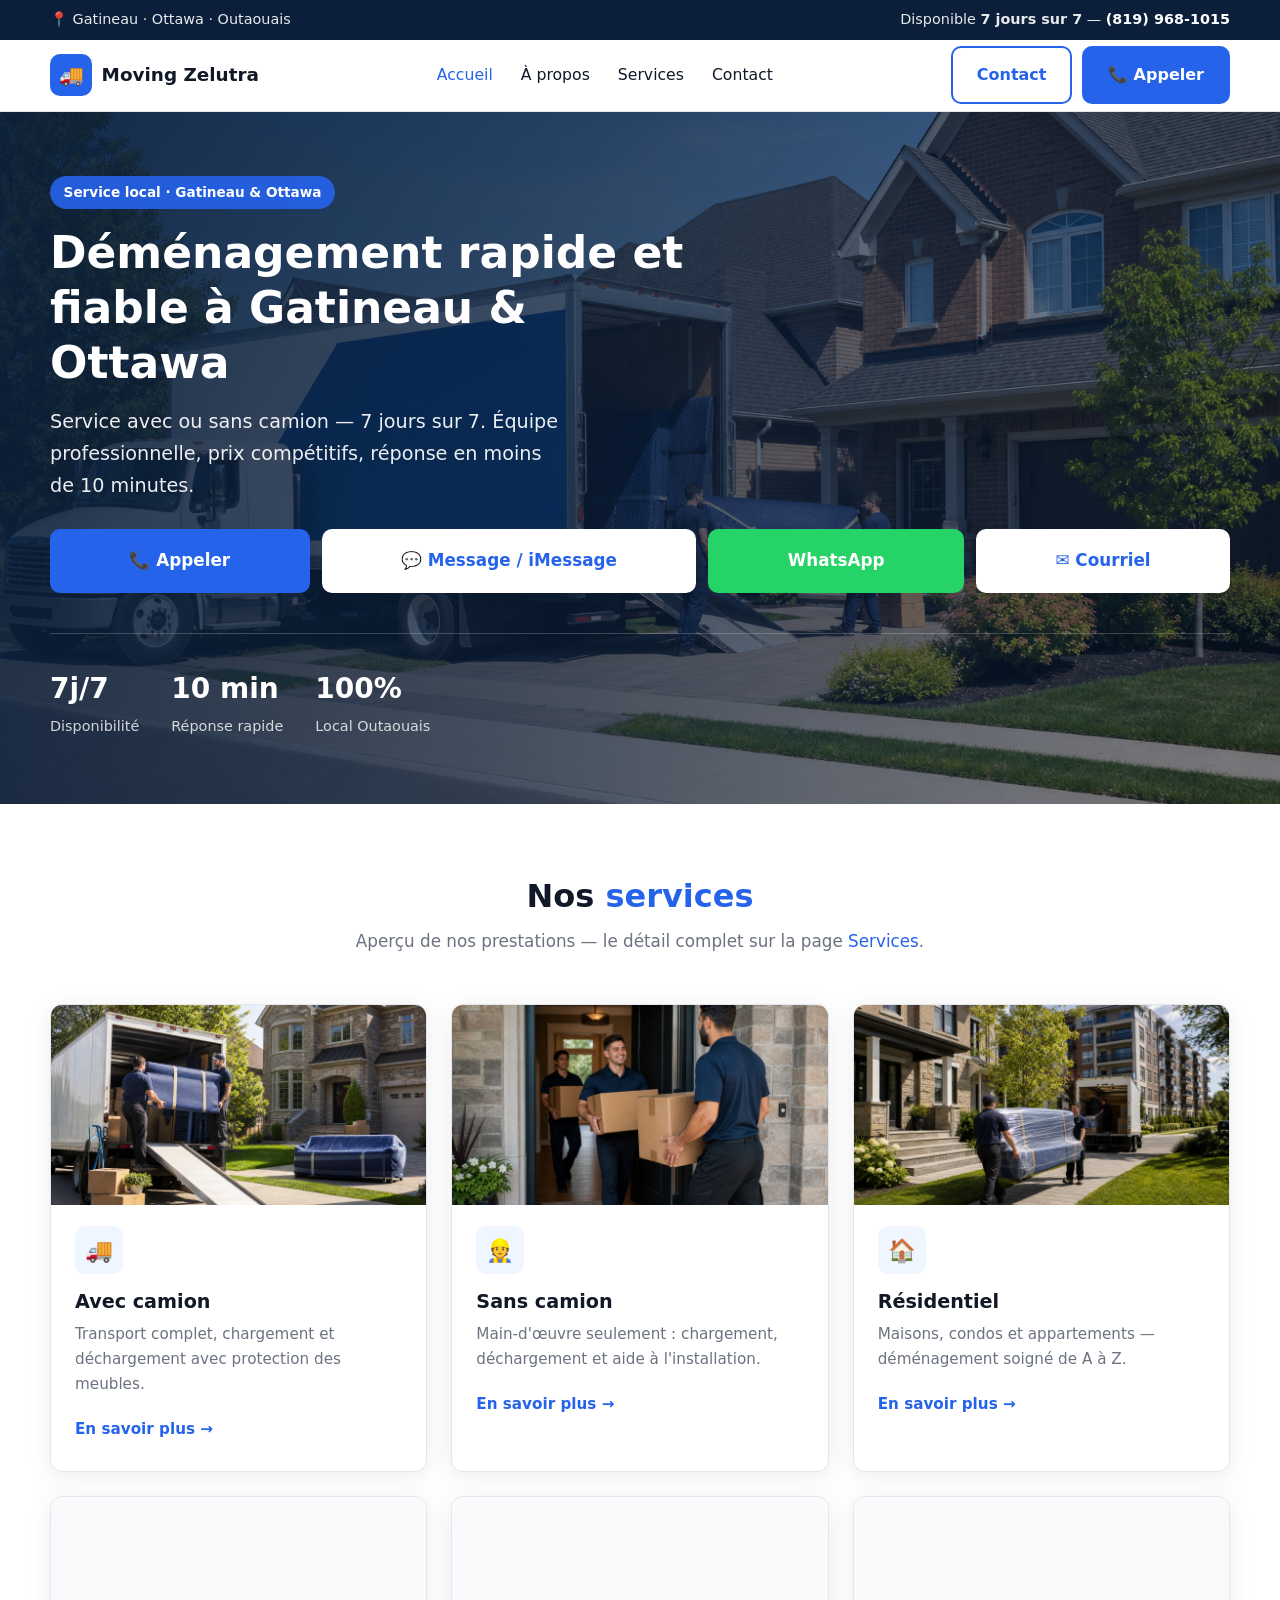
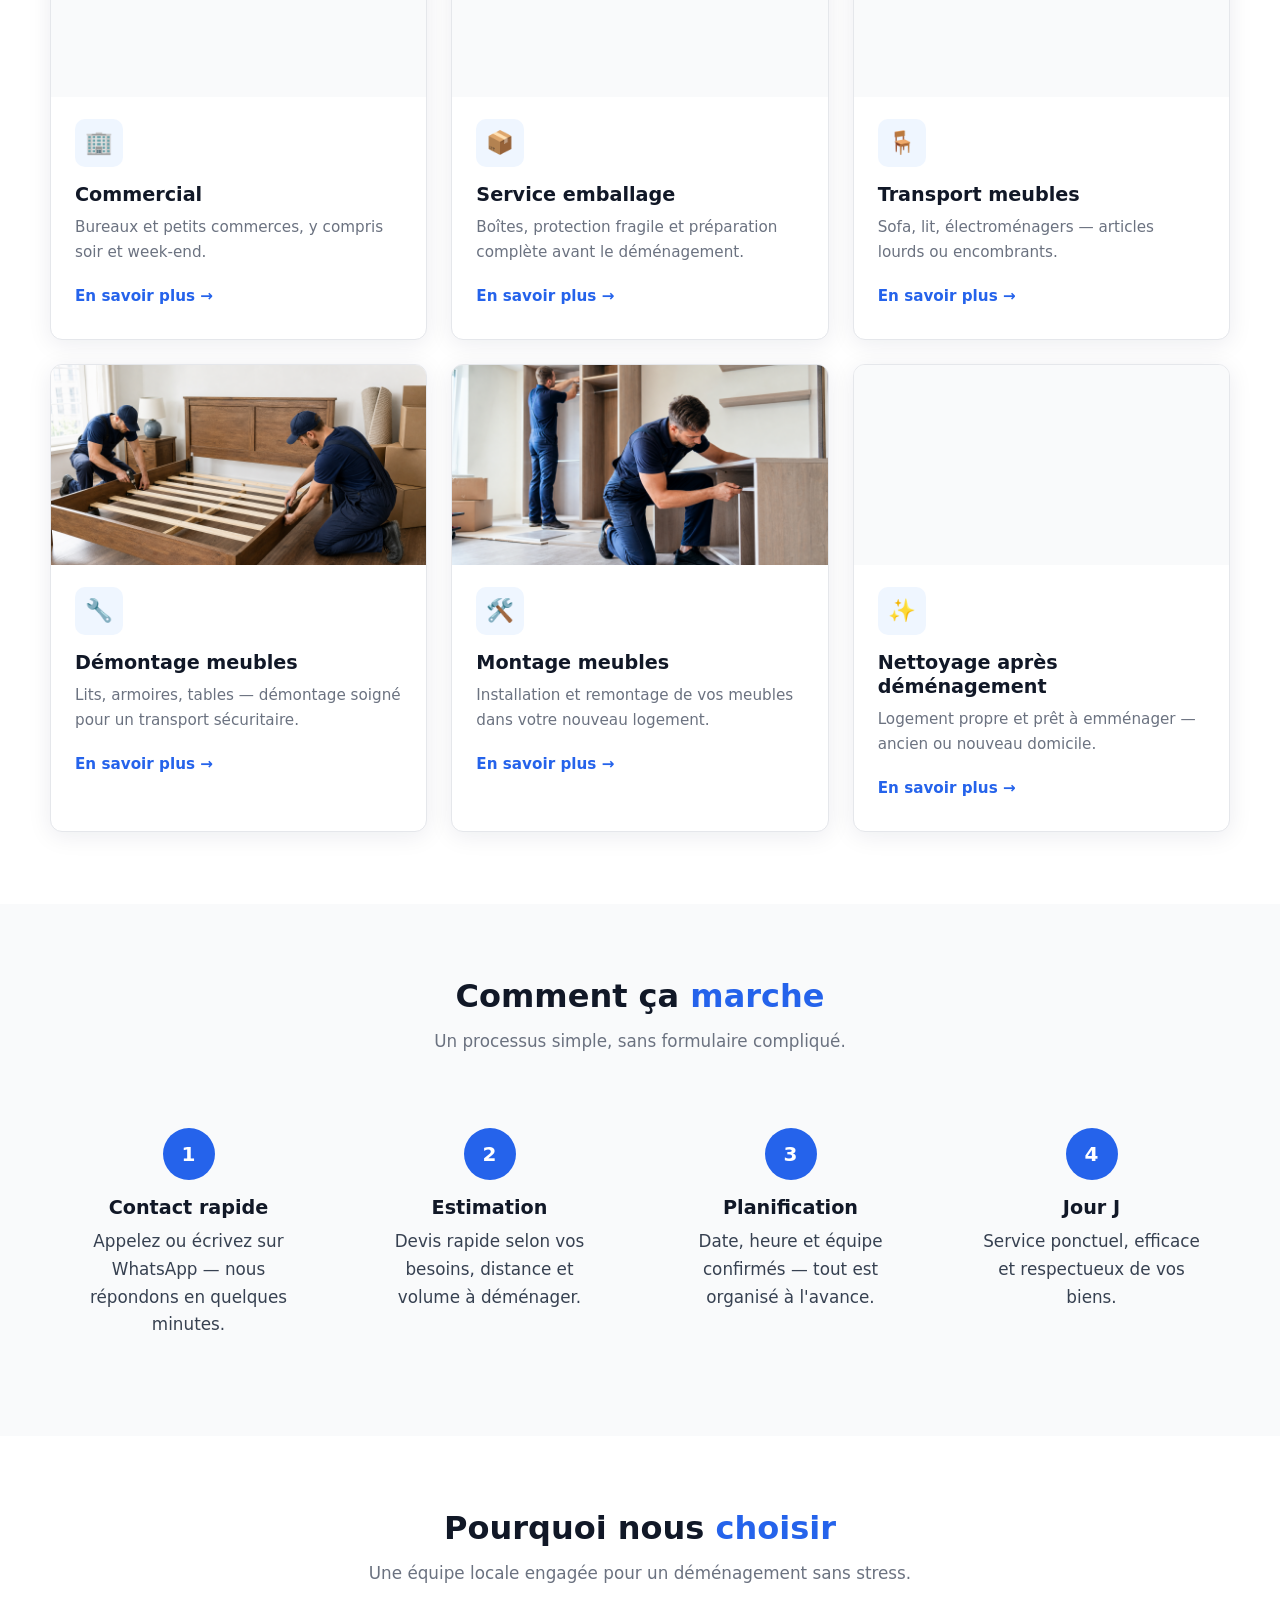
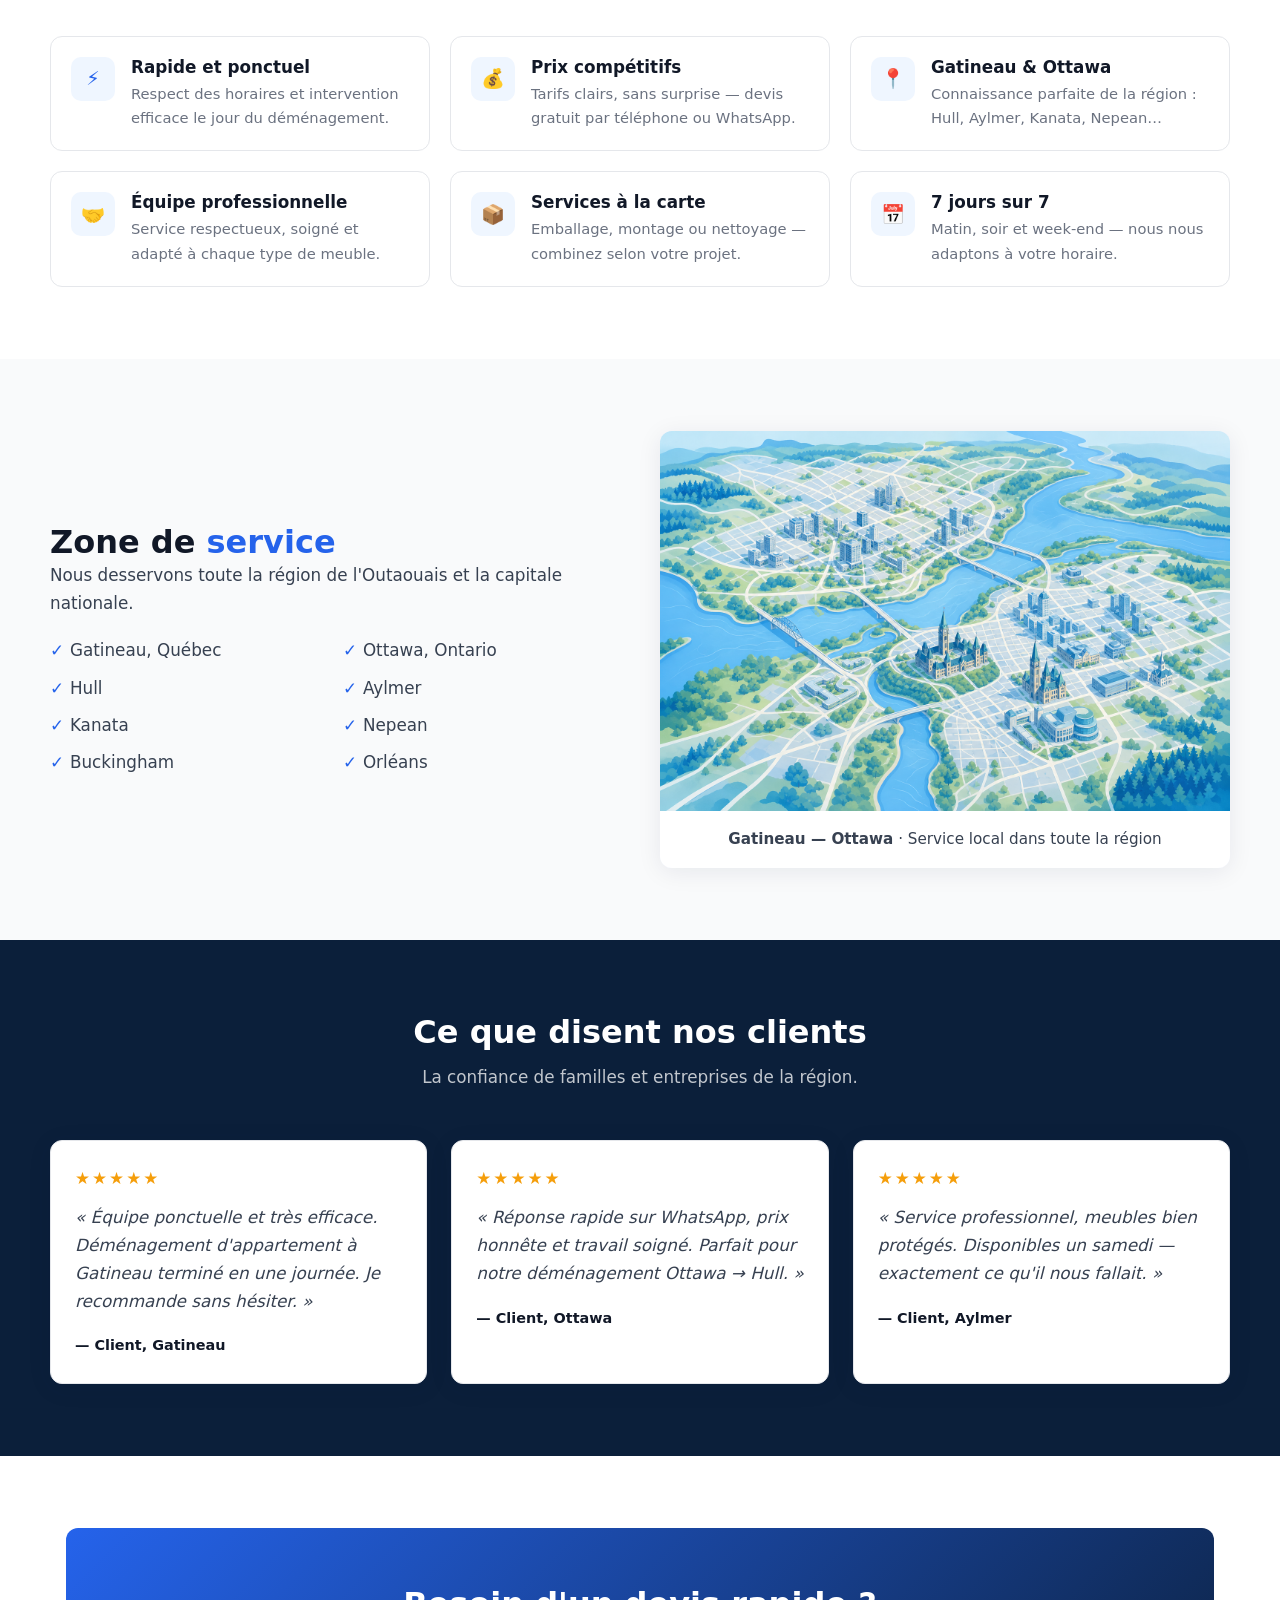
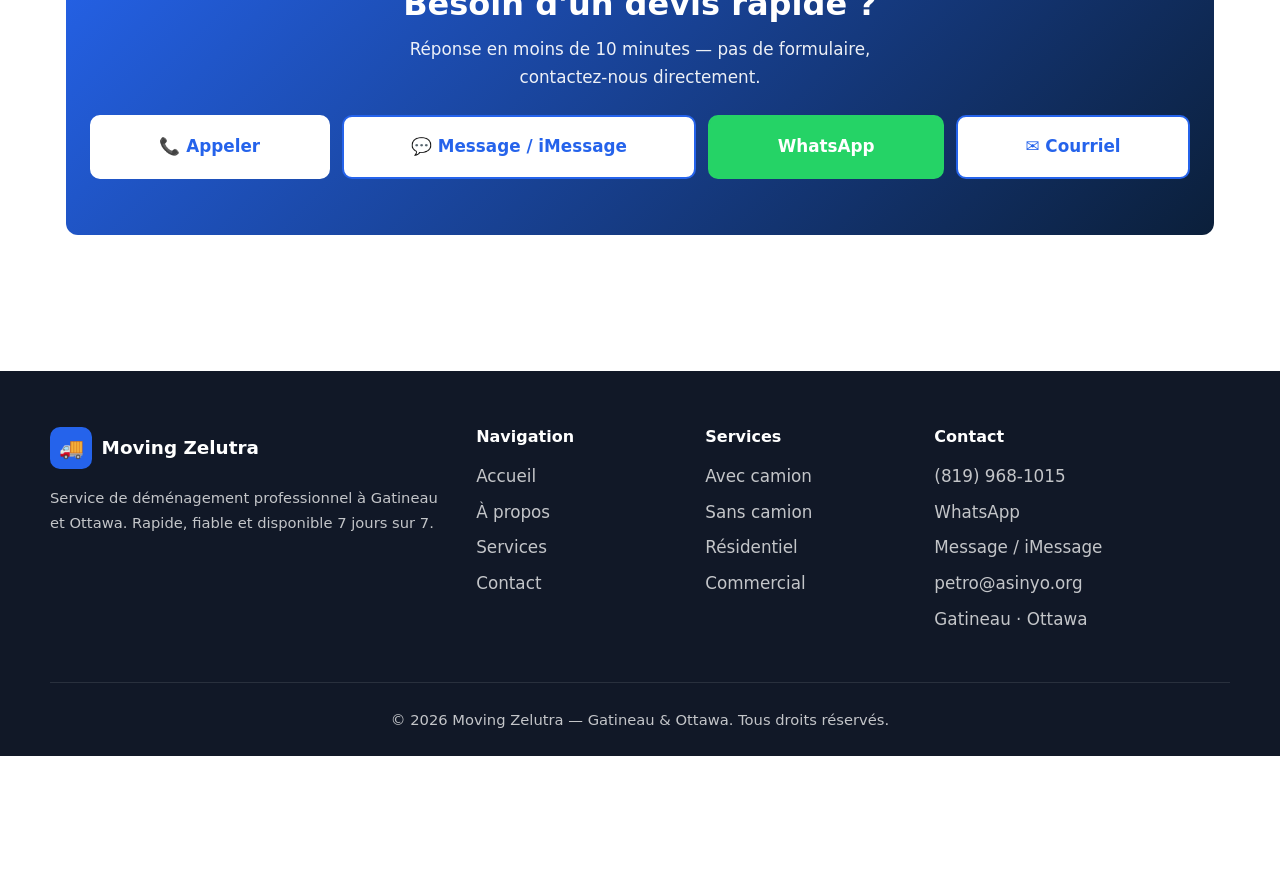
<file: index.html>
<!DOCTYPE html>
<html lang="fr">
<head>
  <meta charset="UTF-8">
  <meta name="viewport" content="width=device-width, initial-scale=1.0">
  <meta name="description" content="Déménagement rapide et fiable à Gatineau et Ottawa. Avec ou sans camion, 7 jours sur 7. Devis rapide par téléphone ou WhatsApp.">
  <title>Moving Zelutra | Déménagement Gatineau & Ottawa</title>
  <link rel="stylesheet" href="css/style.css">
</head>
<body>
  <div class="top-bar">
    <div class="container">
      <span>📍 Gatineau · Ottawa · Outaouais</span>
      <span>Disponible <strong>7 jours sur 7</strong> — <a data-phone href="tel:+18199681015">(819) 968-1015</a></span>
    </div>
  </div>

  <header class="header">
    <div class="container">
      <a href="index.html" class="logo">
        <span class="logo-icon">🚚</span>
        Moving Zelutra
      </a>
      <nav class="nav" aria-label="Navigation principale">
        <a href="index.html" class="active">Accueil</a>
        <a href="a-propos.html">À propos</a>
        <a href="services.html">Services</a>
        <a href="contact.html">Contact</a>
      </nav>
      <div class="header-cta">
        <a href="contact.html" class="btn btn-outline">Contact</a>
        <a data-phone class="btn btn-primary" href="tel:+18199681015">📞 Appeler</a>
      </div>
      <button class="nav-toggle" type="button" aria-label="Menu" aria-expanded="false">
        <span></span><span></span><span></span>
      </button>
    </div>
  </header>

  <section class="hero hero--banner">
    <img class="hero__bg" src="images/hero-camion.png" alt="Camion de déménagement devant une maison à Gatineau" width="1920" height="800" fetchpriority="high" decoding="async">
    <div class="hero__shade" aria-hidden="true"></div>
    <div class="container">
      <span class="hero-badge">Service local · Gatineau & Ottawa</span>
      <h1>Déménagement rapide et fiable à Gatineau & Ottawa</h1>
      <p class="hero-lead">Service avec ou sans camion — 7 jours sur 7. Équipe professionnelle, prix compétitifs, réponse en moins de 10 minutes.</p>
      <div class="contact-actions hero-actions">
        <a data-phone class="btn btn-primary btn-lg" href="tel:+18199681015">📞 Appeler</a>
        <a data-sms class="btn btn-white btn-lg" href="sms:+18199681015">💬 Message / iMessage</a>
        <a data-whatsapp class="btn btn-wa btn-lg" href="https://wa.me/18199681015">WhatsApp</a>
        <a data-mail class="btn btn-white btn-lg" href="mailto:petro@asinyo.org">✉️ Courriel</a>
      </div>
      <div class="hero-stats">
        <div class="hero-stat">
          <strong>7j/7</strong>
          <span>Disponibilité</span>
        </div>
        <div class="hero-stat">
          <strong>10 min</strong>
          <span>Réponse rapide</span>
        </div>
        <div class="hero-stat">
          <strong>100%</strong>
          <span>Local Outaouais</span>
        </div>
      </div>
    </div>
  </section>

  <section class="section" id="services">
    <div class="container">
      <div class="section-header">
        <h2>Nos <span>services</span></h2>
        <p>Aperçu de nos prestations — le détail complet sur la page <a href="services.html">Services</a>.</p>
      </div>
      <div class="cards-grid services-grid">
        <article class="card">
          <div class="card-img-wrap"><img class="card-img" src="images/service-avec-camion.png" alt="Camion de déménagement devant une maison" width="800" height="500" loading="lazy" decoding="async"></div>
          <div class="card-body">
            <div class="card-icon">🚚</div>
            <h3>Avec camion</h3>
            <p>Transport complet, chargement et déchargement avec protection des meubles.</p>
            <a href="services.html#camion" class="card-link">En savoir plus →</a>
          </div>
        </article>
        <article class="card">
          <div class="card-img-wrap"><img class="card-img" src="images/service-sans-camion.png" alt="Déménageurs portant des cartons" width="800" height="500" loading="lazy" decoding="async"></div>
          <div class="card-body">
            <div class="card-icon">👷</div>
            <h3>Sans camion</h3>
            <p>Main-d'œuvre seulement : chargement, déchargement et aide à l'installation.</p>
            <a href="services.html#main-oeuvre" class="card-link">En savoir plus →</a>
          </div>
        </article>
        <article class="card">
          <div class="card-img-wrap"><img class="card-img" src="images/service-residentiel.png" alt="Maison et appartement" width="800" height="500" loading="lazy" decoding="async"></div>
          <div class="card-body">
            <div class="card-icon">🏠</div>
            <h3>Résidentiel</h3>
            <p>Maisons, condos et appartements — déménagement soigné de A à Z.</p>
            <a href="services.html#residentiel" class="card-link">En savoir plus →</a>
          </div>
        </article>
        <article class="card">
          <div class="card-img-wrap"><img class="card-img" src="images/service-commercial.png" alt="Bureau moderne" width="800" height="500" loading="lazy" decoding="async"></div>
          <div class="card-body">
            <div class="card-icon">🏢</div>
            <h3>Commercial</h3>
            <p>Bureaux et petits commerces, y compris soir et week-end.</p>
            <a href="services.html#commercial" class="card-link">En savoir plus →</a>
          </div>
        </article>
        <article class="card">
          <div class="card-img-wrap"><img class="card-img" src="images/service-emballage.png" alt="Service d'emballage professionnel" width="800" height="500" loading="lazy" decoding="async"></div>
          <div class="card-body">
            <div class="card-icon">📦</div>
            <h3>Service emballage</h3>
            <p>Boîtes, protection fragile et préparation complète avant le déménagement.</p>
            <a href="services.html#emballage" class="card-link">En savoir plus →</a>
          </div>
        </article>
        <article class="card">
          <div class="card-img-wrap"><img class="card-img" src="images/service-transport-meubles.png" alt="Transport de meubles" width="800" height="500" loading="lazy" decoding="async"></div>
          <div class="card-body">
            <div class="card-icon">🪑</div>
            <h3>Transport meubles</h3>
            <p>Sofa, lit, électroménagers — articles lourds ou encombrants.</p>
            <a href="services.html#transport-meubles" class="card-link">En savoir plus →</a>
          </div>
        </article>
        <article class="card">
          <div class="card-img-wrap"><img class="card-img" src="images/service-demontage.png" alt="Démontage de meubles" width="800" height="500" loading="lazy" decoding="async"></div>
          <div class="card-body">
            <div class="card-icon">🔧</div>
            <h3>Démontage meubles</h3>
            <p>Lits, armoires, tables — démontage soigné pour un transport sécuritaire.</p>
            <a href="services.html#demontage" class="card-link">En savoir plus →</a>
          </div>
        </article>
        <article class="card">
          <div class="card-img-wrap"><img class="card-img" src="images/service-montage.png" alt="Montage de meubles" width="800" height="500" loading="lazy" decoding="async"></div>
          <div class="card-body">
            <div class="card-icon">🛠️</div>
            <h3>Montage meubles</h3>
            <p>Installation et remontage de vos meubles dans votre nouveau logement.</p>
            <a href="services.html#montage" class="card-link">En savoir plus →</a>
          </div>
        </article>
        <article class="card">
          <div class="card-img-wrap"><img class="card-img" src="images/service-nettoyage.png" alt="Nettoyage après déménagement" width="800" height="500" loading="lazy" decoding="async"></div>
          <div class="card-body">
            <div class="card-icon">✨</div>
            <h3>Nettoyage après déménagement</h3>
            <p>Logement propre et prêt à emménager — ancien ou nouveau domicile.</p>
            <a href="services.html#nettoyage" class="card-link">En savoir plus →</a>
          </div>
        </article>
      </div>
    </div>
  </section>

  <section class="section section-alt">
    <div class="container">
      <div class="section-header">
        <h2>Comment ça <span>marche</span></h2>
        <p>Un processus simple, sans formulaire compliqué.</p>
      </div>
      <div class="steps">
        <div class="step">
          <div class="step-num">1</div>
          <h3>Contact rapide</h3>
          <p>Appelez ou écrivez sur WhatsApp — nous répondons en quelques minutes.</p>
        </div>
        <div class="step">
          <div class="step-num">2</div>
          <h3>Estimation</h3>
          <p>Devis rapide selon vos besoins, distance et volume à déménager.</p>
        </div>
        <div class="step">
          <div class="step-num">3</div>
          <h3>Planification</h3>
          <p>Date, heure et équipe confirmés — tout est organisé à l'avance.</p>
        </div>
        <div class="step">
          <div class="step-num">4</div>
          <h3>Jour J</h3>
          <p>Service ponctuel, efficace et respectueux de vos biens.</p>
        </div>
      </div>
    </div>
  </section>

  <section class="section">
    <div class="container">
      <div class="section-header">
        <h2>Pourquoi nous <span>choisir</span></h2>
        <p>Une équipe locale engagée pour un déménagement sans stress.</p>
      </div>
      <div class="features-grid">
        <div class="feature">
          <span class="feature-icon">⚡</span>
          <div>
            <h3>Rapide et ponctuel</h3>
            <p>Respect des horaires et intervention efficace le jour du déménagement.</p>
          </div>
        </div>
        <div class="feature">
          <span class="feature-icon">💰</span>
          <div>
            <h3>Prix compétitifs</h3>
            <p>Tarifs clairs, sans surprise — devis gratuit par téléphone ou WhatsApp.</p>
          </div>
        </div>
        <div class="feature">
          <span class="feature-icon">📍</span>
          <div>
            <h3>Gatineau & Ottawa</h3>
            <p>Connaissance parfaite de la région : Hull, Aylmer, Kanata, Nepean…</p>
          </div>
        </div>
        <div class="feature">
          <span class="feature-icon">🤝</span>
          <div>
            <h3>Équipe professionnelle</h3>
            <p>Service respectueux, soigné et adapté à chaque type de meuble.</p>
          </div>
        </div>
        <div class="feature">
          <span class="feature-icon">📦</span>
          <div>
            <h3>Services à la carte</h3>
            <p>Emballage, montage ou nettoyage — combinez selon votre projet.</p>
          </div>
        </div>
        <div class="feature">
          <span class="feature-icon">📅</span>
          <div>
            <h3>7 jours sur 7</h3>
            <p>Matin, soir et week-end — nous nous adaptons à votre horaire.</p>
          </div>
        </div>
      </div>
    </div>
  </section>

  <section class="section section-alt">
    <div class="container zone-wrap">
      <div>
        <h2>Zone de <span style="color: var(--blue);">service</span></h2>
        <p>Nous desservons toute la région de l'Outaouais et la capitale nationale.</p>
        <ul class="zone-list">
          <li>Gatineau, Québec</li>
          <li>Ottawa, Ontario</li>
          <li>Hull</li>
          <li>Aylmer</li>
          <li>Kanata</li>
          <li>Nepean</li>
          <li>Buckingham</li>
          <li>Orléans</li>
        </ul>
      </div>
      <div class="zone-map">
        <img src="images/zone-gatineau-ottawa.png" alt="Zone de service Gatineau et Ottawa" width="800" height="500" loading="lazy" decoding="async">
        <p class="zone-map-caption"><strong>Gatineau — Ottawa</strong> · Service local dans toute la région</p>
      </div>
    </div>
  </section>

  <section class="section section-dark">
    <div class="container">
      <div class="section-header">
        <h2>Ce que disent nos clients</h2>
        <p>La confiance de familles et entreprises de la région.</p>
      </div>
      <div class="testimonials">
        <blockquote class="testimonial">
          <div class="testimonial-stars">★★★★★</div>
          <p>« Équipe ponctuelle et très efficace. Déménagement d'appartement à Gatineau terminé en une journée. Je recommande sans hésiter. »</p>
          <cite>— Client, Gatineau</cite>
        </blockquote>
        <blockquote class="testimonial">
          <div class="testimonial-stars">★★★★★</div>
          <p>« Réponse rapide sur WhatsApp, prix honnête et travail soigné. Parfait pour notre déménagement Ottawa → Hull. »</p>
          <cite>— Client, Ottawa</cite>
        </blockquote>
        <blockquote class="testimonial">
          <div class="testimonial-stars">★★★★★</div>
          <p>« Service professionnel, meubles bien protégés. Disponibles un samedi — exactement ce qu'il nous fallait. »</p>
          <cite>— Client, Aylmer</cite>
        </blockquote>
      </div>
    </div>
  </section>

  <section class="section">
    <div class="container">
      <div class="cta-band">
        <h2>Besoin d'un devis rapide ?</h2>
        <p>Réponse en moins de 10 minutes — pas de formulaire, contactez-nous directement.</p>
        <div class="contact-actions hero-actions">
          <a data-phone class="btn btn-white btn-lg" href="tel:+18199681015">📞 Appeler</a>
          <a data-sms class="btn btn-outline btn-lg" href="sms:+18199681015" style="background:#fff;">💬 Message / iMessage</a>
          <a data-whatsapp class="btn btn-wa btn-lg" href="https://wa.me/18199681015">WhatsApp</a>
          <a data-mail class="btn btn-outline btn-lg" href="mailto:petro@asinyo.org" style="background:#fff;">✉️ Courriel</a>
        </div>
      </div>
    </div>
  </section>

  <footer class="footer">
    <div class="container">
      <div class="footer-grid">
        <div>
          <a href="index.html" class="logo">
            <span class="logo-icon">🚚</span>
            Moving Zelutra
          </a>
          <p>Service de déménagement professionnel à Gatineau et Ottawa. Rapide, fiable et disponible 7 jours sur 7.</p>
        </div>
        <div>
          <h4>Navigation</h4>
          <ul>
            <li><a href="index.html">Accueil</a></li>
            <li><a href="a-propos.html">À propos</a></li>
            <li><a href="services.html">Services</a></li>
            <li><a href="contact.html">Contact</a></li>
          </ul>
        </div>
        <div>
          <h4>Services</h4>
          <ul>
            <li><a href="services.html#camion">Avec camion</a></li>
            <li><a href="services.html#main-oeuvre">Sans camion</a></li>
            <li><a href="services.html#residentiel">Résidentiel</a></li>
            <li><a href="services.html#commercial">Commercial</a></li>
          </ul>
        </div>
        <div>
          <h4>Contact</h4>
          <ul>
            <li><a data-phone href="tel:+18199681015">(819) 968-1015</a></li>
            <li><a data-whatsapp href="https://wa.me/18199681015">WhatsApp</a></li>
            <li><a data-sms href="sms:+18199681015">Message / iMessage</a></li>
            <li><a data-mail href="mailto:petro@asinyo.org">petro@asinyo.org</a></li>
            <li>Gatineau · Ottawa</li>
          </ul>
        </div>
      </div>
      <div class="footer-bottom">
        <p>© 2026 Moving Zelutra — Gatineau & Ottawa. Tous droits réservés.</p>
      </div>
    </div>
  </footer>

  <div class="sticky-contact" aria-label="Contact rapide">
    <a data-phone class="sticky-call" href="tel:+18199681015">📞 Appeler</a>
    <a data-sms class="sticky-sms" href="sms:+18199681015">💬 Message</a>
    <a data-whatsapp class="sticky-wa" href="https://wa.me/18199681015">WhatsApp</a>
    <a data-mail class="sticky-mail" href="mailto:petro@asinyo.org">✉️ Courriel</a>
  </div>

  <script src="js/main.js"></script>
</body>
</html>
</file>
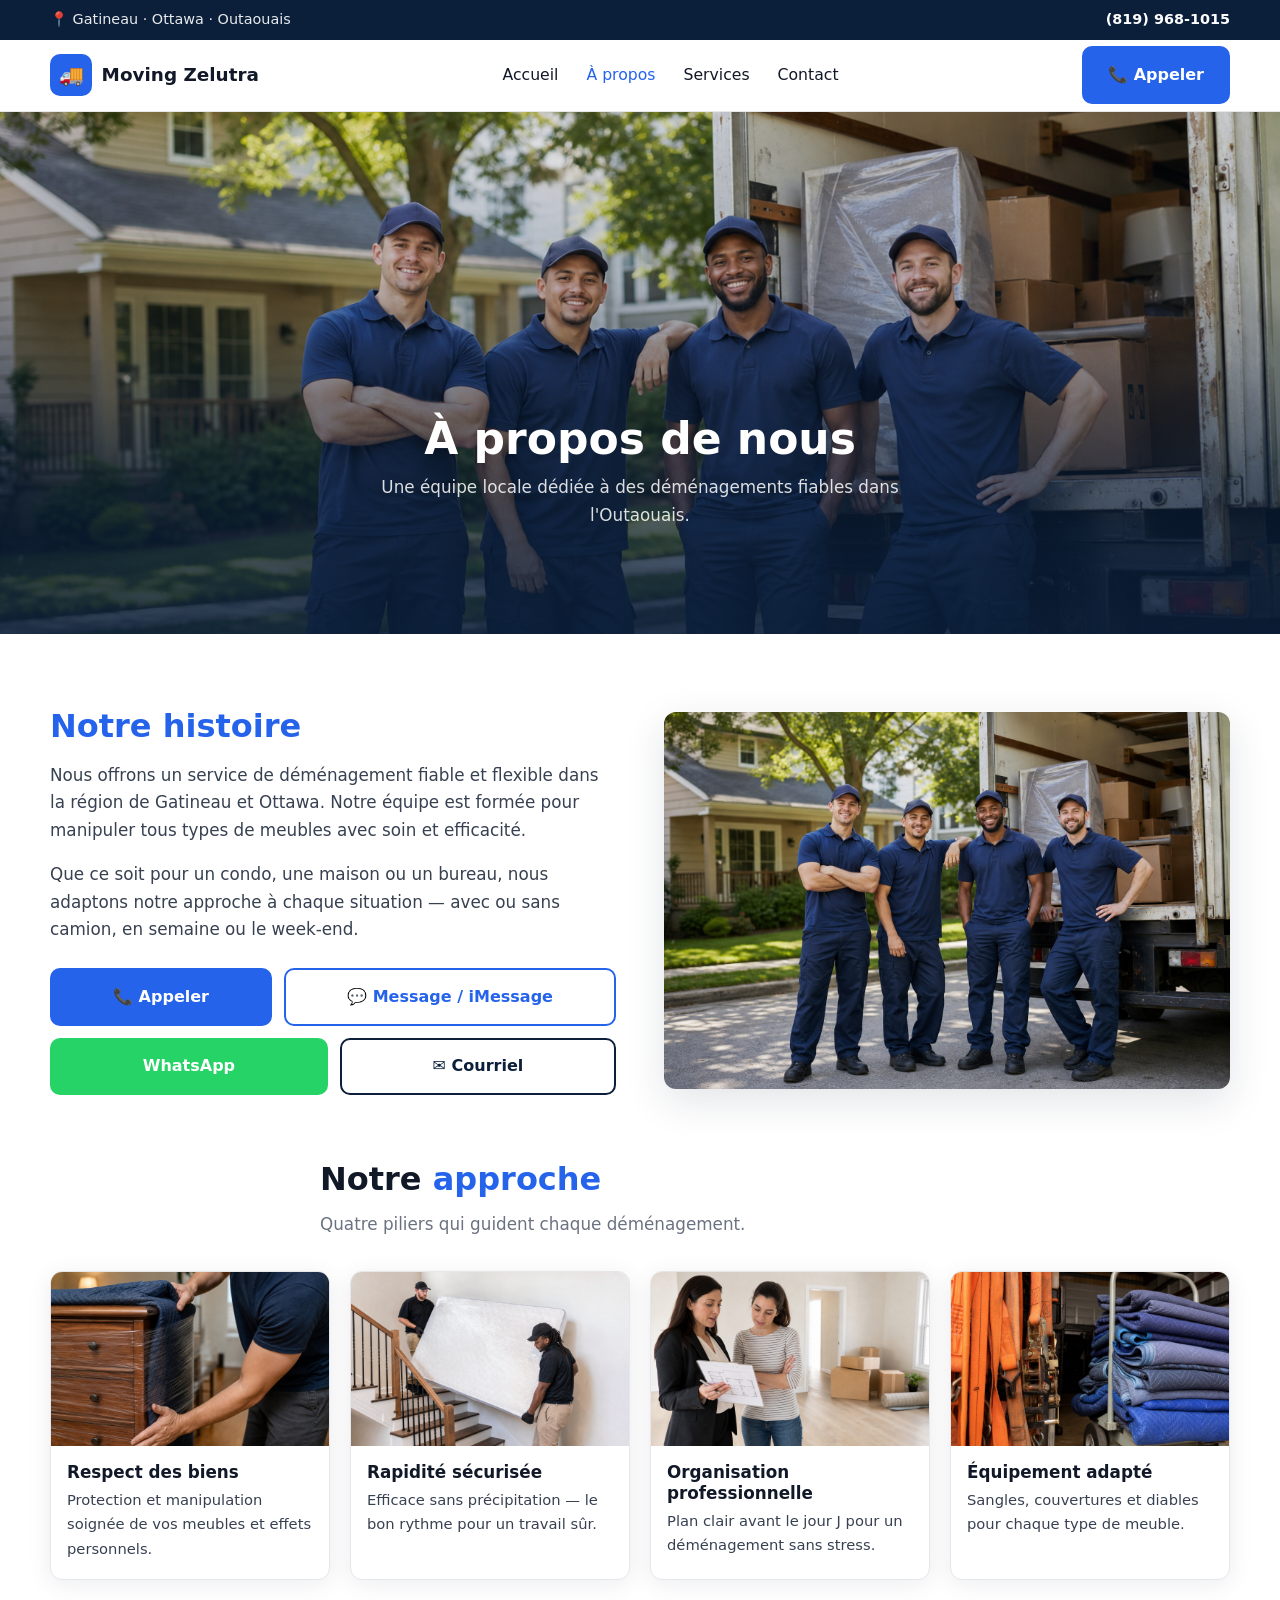
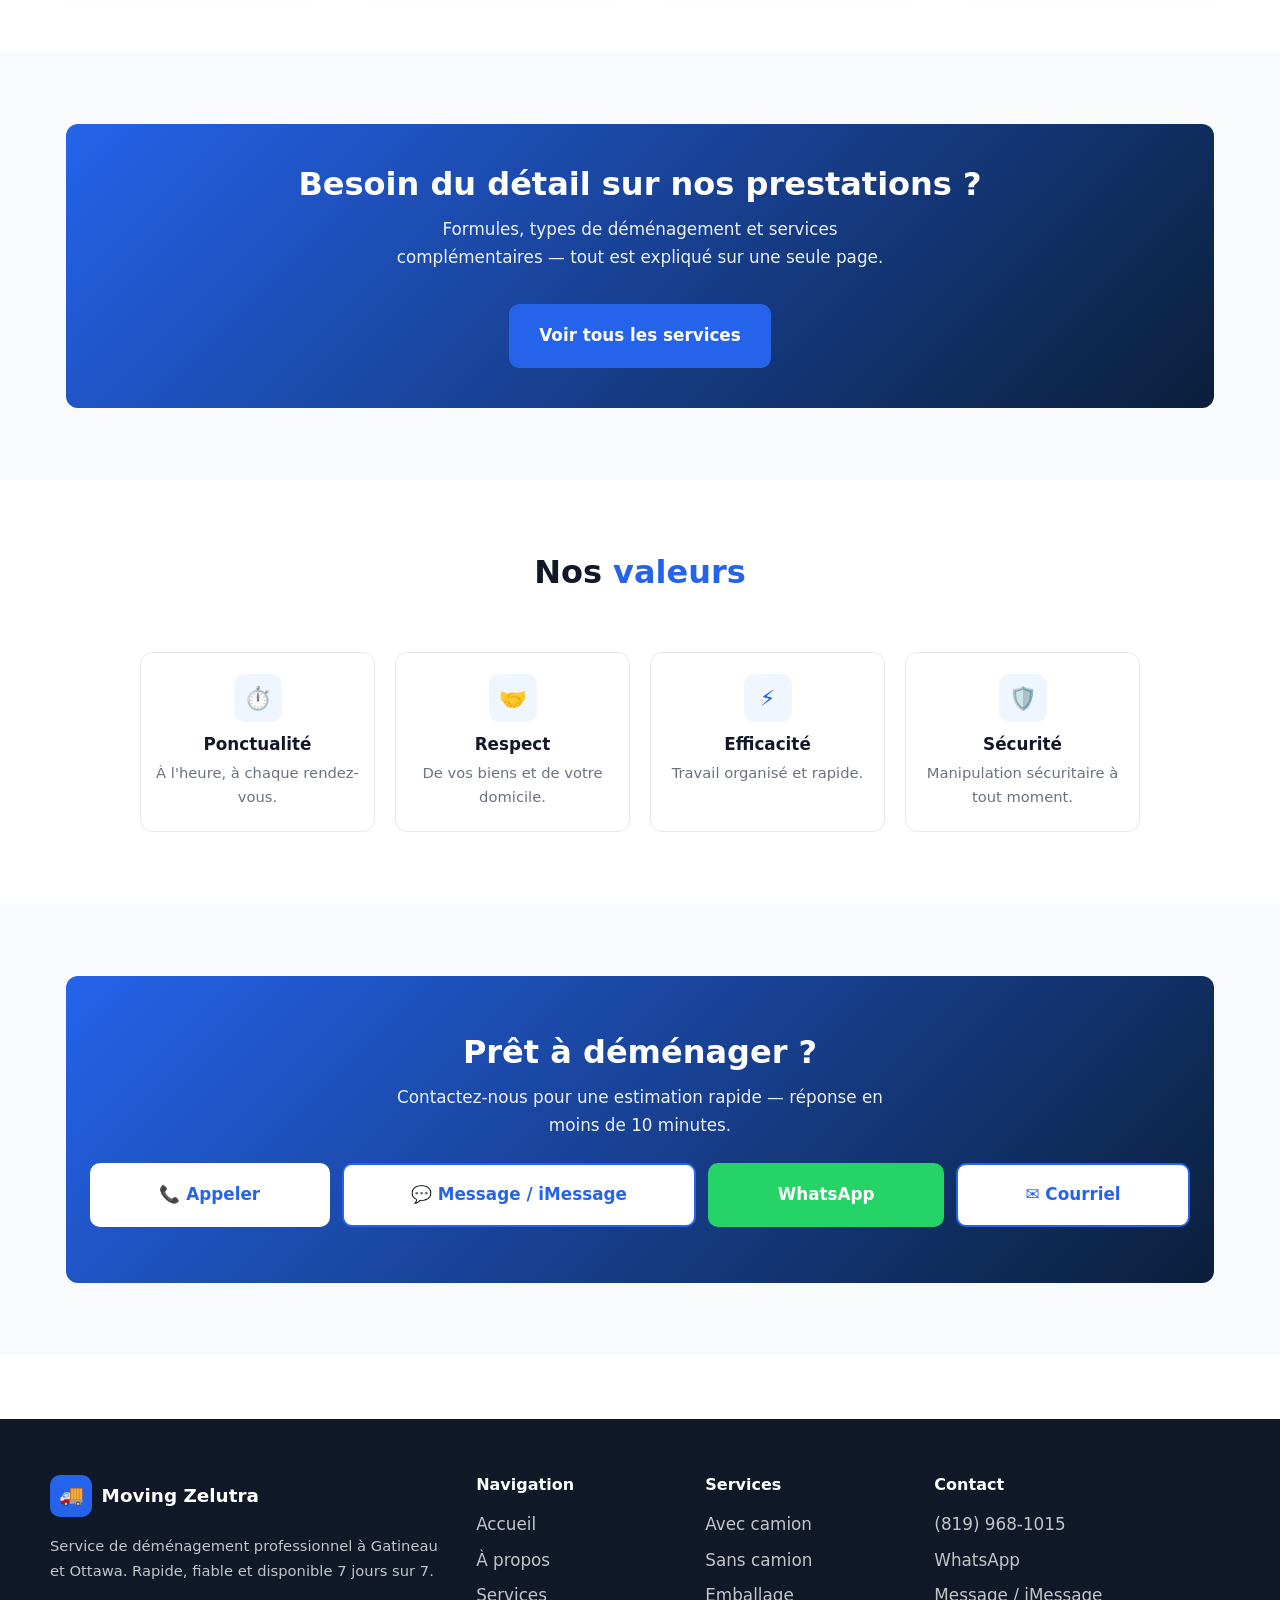
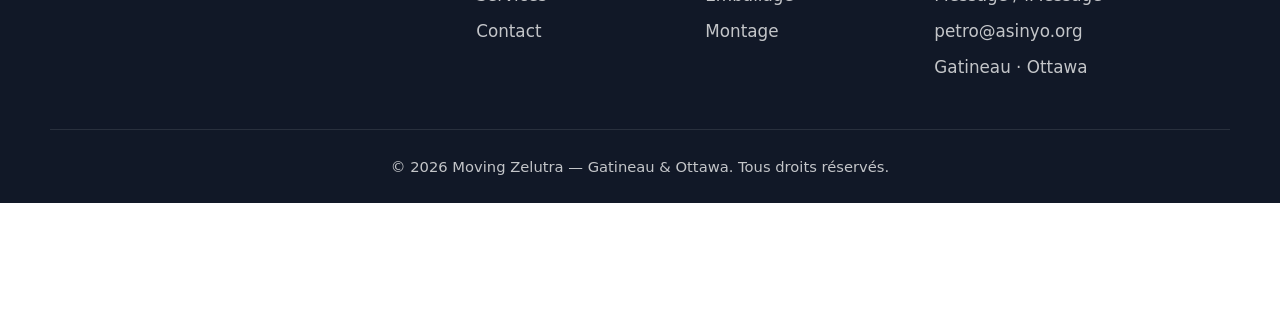
<file: a-propos.html>
<!DOCTYPE html>
<html lang="fr">
<head>
  <meta charset="UTF-8">
  <meta name="viewport" content="width=device-width, initial-scale=1.0">
  <meta name="description" content="À propos de notre équipe de déménagement à Gatineau et Ottawa. Service fiable, professionnel et respectueux.">
  <title>À propos | Moving Zelutra</title>
  <link rel="stylesheet" href="css/style.css">
</head>
<body>
  <div class="top-bar">
    <div class="container">
      <span>📍 Gatineau · Ottawa · Outaouais</span>
      <span><a data-phone href="tel:+18199681015">(819) 968-1015</a></span>
    </div>
  </div>

  <header class="header">
    <div class="container">
      <a href="index.html" class="logo"><span class="logo-icon">🚚</span> Moving Zelutra</a>
      <nav class="nav" aria-label="Navigation principale">
        <a href="index.html">Accueil</a>
        <a href="a-propos.html" class="active">À propos</a>
        <a href="services.html">Services</a>
        <a href="contact.html">Contact</a>
      </nav>
      <div class="header-cta">
        <a data-phone class="btn btn-primary" href="tel:+18199681015">📞 Appeler</a>
      </div>
      <button class="nav-toggle" type="button" aria-label="Menu" aria-expanded="false">
        <span></span><span></span><span></span>
      </button>
    </div>
  </header>

  <section class="page-hero page-hero--banner">
    <img class="page-hero__bg" src="images/about-histoire.png" alt="Équipe Moving Zelutra avec camion de déménagement" width="1920" height="600" fetchpriority="high" decoding="async">
    <div class="page-hero__shade" aria-hidden="true"></div>
    <div class="container">
      <h1>À propos de nous</h1>
      <p>Une équipe locale dédiée à des déménagements fiables dans l'Outaouais.</p>
    </div>
  </section>

  <section class="section">
    <div class="container">
      <div class="content-block">
        <div>
          <h2>Notre histoire</h2>
          <p>Nous offrons un service de déménagement fiable et flexible dans la région de Gatineau et Ottawa. Notre équipe est formée pour manipuler tous types de meubles avec soin et efficacité.</p>
          <p style="margin-top: 1rem;">Que ce soit pour un condo, une maison ou un bureau, nous adaptons notre approche à chaque situation — avec ou sans camion, en semaine ou le week-end.</p>
          <div class="contact-actions" style="margin-top: 1.5rem;">
            <a data-phone class="btn btn-primary" href="tel:+18199681015">📞 Appeler</a>
            <a data-sms class="btn btn-outline" href="sms:+18199681015">💬 Message / iMessage</a>
            <a data-whatsapp class="btn btn-wa" href="https://wa.me/18199681015">WhatsApp</a>
            <a data-mail class="btn btn-mail" href="mailto:petro@asinyo.org">✉️ Courriel</a>
          </div>
        </div>
        <div class="content-img">
          <img src="images/about-histoire.png" alt="Équipe de déménagement avec camion" width="800" height="500" loading="lazy" decoding="async">
        </div>
      </div>

      <div class="section-header section-header--left" style="margin-bottom: 2rem;">
        <h2>Notre <span>approche</span></h2>
        <p>Quatre piliers qui guident chaque déménagement.</p>
      </div>
      <div class="approche-grid">
        <article class="approche-card">
          <div class="approche-card__img"><img src="images/approche-respect.png" alt="Respect des biens" width="400" height="260" loading="lazy" decoding="async"></div>
          <h3>Respect des biens</h3>
          <p>Protection et manipulation soignée de vos meubles et effets personnels.</p>
        </article>
        <article class="approche-card">
          <div class="approche-card__img"><img src="images/approche-rapidite.png" alt="Rapidité sécurisée" width="400" height="260" loading="lazy" decoding="async"></div>
          <h3>Rapidité sécurisée</h3>
          <p>Efficace sans précipitation — le bon rythme pour un travail sûr.</p>
        </article>
        <article class="approche-card">
          <div class="approche-card__img"><img src="images/approche-organisation.png" alt="Organisation professionnelle" width="400" height="260" loading="lazy" decoding="async"></div>
          <h3>Organisation professionnelle</h3>
          <p>Plan clair avant le jour J pour un déménagement sans stress.</p>
        </article>
        <article class="approche-card">
          <div class="approche-card__img"><img src="images/approche-equipement.png" alt="Équipement adapté" width="400" height="260" loading="lazy" decoding="async"></div>
          <h3>Équipement adapté</h3>
          <p>Sangles, couvertures et diables pour chaque type de meuble.</p>
        </article>
      </div>
    </div>
  </section>

  <section class="section section-alt">
    <div class="container">
      <div class="cta-band cta-band--compact">
        <h2>Besoin du détail sur nos prestations ?</h2>
        <p>Formules, types de déménagement et services complémentaires — tout est expliqué sur une seule page.</p>
        <a href="services.html" class="btn btn-primary btn-lg">Voir tous les services</a>
      </div>
    </div>
  </section>

  <section class="section section-values">
    <div class="container">
      <div class="section-header">
        <h2>Nos <span>valeurs</span></h2>
      </div>
      <div class="values-grid values-grid-4">
        <div class="value-card">
          <div class="card-icon">⏱️</div>
          <h3>Ponctualité</h3>
          <p>À l'heure, à chaque rendez-vous.</p>
        </div>
        <div class="value-card">
          <div class="card-icon">🤝</div>
          <h3>Respect</h3>
          <p>De vos biens et de votre domicile.</p>
        </div>
        <div class="value-card">
          <div class="card-icon">⚡</div>
          <h3>Efficacité</h3>
          <p>Travail organisé et rapide.</p>
        </div>
        <div class="value-card">
          <div class="card-icon">🛡️</div>
          <h3>Sécurité</h3>
          <p>Manipulation sécuritaire à tout moment.</p>
        </div>
      </div>
    </div>
  </section>

  <section class="section section-alt">
    <div class="container">
      <div class="cta-band">
        <h2>Prêt à déménager ?</h2>
        <p>Contactez-nous pour une estimation rapide — réponse en moins de 10 minutes.</p>
        <div class="contact-actions hero-actions">
          <a data-phone class="btn btn-white btn-lg" href="tel:+18199681015">📞 Appeler</a>
          <a data-sms class="btn btn-outline btn-lg" href="sms:+18199681015" style="background:#fff;">💬 Message / iMessage</a>
          <a data-whatsapp class="btn btn-wa btn-lg" href="https://wa.me/18199681015">WhatsApp</a>
          <a data-mail class="btn btn-outline btn-lg" href="mailto:petro@asinyo.org" style="background:#fff;">✉️ Courriel</a>
        </div>
      </div>
    </div>
  </section>

  <footer class="footer">
    <div class="container">
            <div class="footer-grid">
        <div>
          <a href="index.html" class="logo"><span class="logo-icon">🚚</span> Moving Zelutra</a>
          <p>Service de déménagement professionnel à Gatineau et Ottawa. Rapide, fiable et disponible 7 jours sur 7.</p>
        </div>
        <div>
          <h4>Navigation</h4>
          <ul>
            <li><a href="index.html">Accueil</a></li>
            <li><a href="a-propos.html">À propos</a></li>
            <li><a href="services.html">Services</a></li>
            <li><a href="contact.html">Contact</a></li>
          </ul>
        </div>
        <div>
          <h4>Services</h4>
          <ul>
            <li><a href="services.html#camion">Avec camion</a></li>
            <li><a href="services.html#main-oeuvre">Sans camion</a></li>
            <li><a href="services.html#emballage">Emballage</a></li>
            <li><a href="services.html#montage">Montage</a></li>
          </ul>
        </div>
        <div>
          <h4>Contact</h4>
          <ul>
            <li><a data-phone href="tel:+18199681015">(819) 968-1015</a></li>
            <li><a data-whatsapp href="https://wa.me/18199681015">WhatsApp</a></li>
            <li><a data-sms href="sms:+18199681015">Message / iMessage</a></li>
            <li><a data-mail href="mailto:petro@asinyo.org">petro@asinyo.org</a></li>
            <li>Gatineau · Ottawa</li>
          </ul>
        </div>
      </div>
      <div class="footer-bottom"><p>© 2026 Moving Zelutra — Gatineau & Ottawa. Tous droits réservés.</p></div>
    </div>
  </footer>

  <div class="sticky-contact" aria-label="Contact rapide">
    <a data-phone class="sticky-call" href="tel:+18199681015">📞 Appeler</a>
    <a data-sms class="sticky-sms" href="sms:+18199681015">💬 Message</a>
    <a data-whatsapp class="sticky-wa" href="https://wa.me/18199681015">WhatsApp</a>
    <a data-mail class="sticky-mail" href="mailto:petro@asinyo.org">✉️ Courriel</a>
  </div>
  <script src="js/main.js"></script>
</body>
</html>
</file>
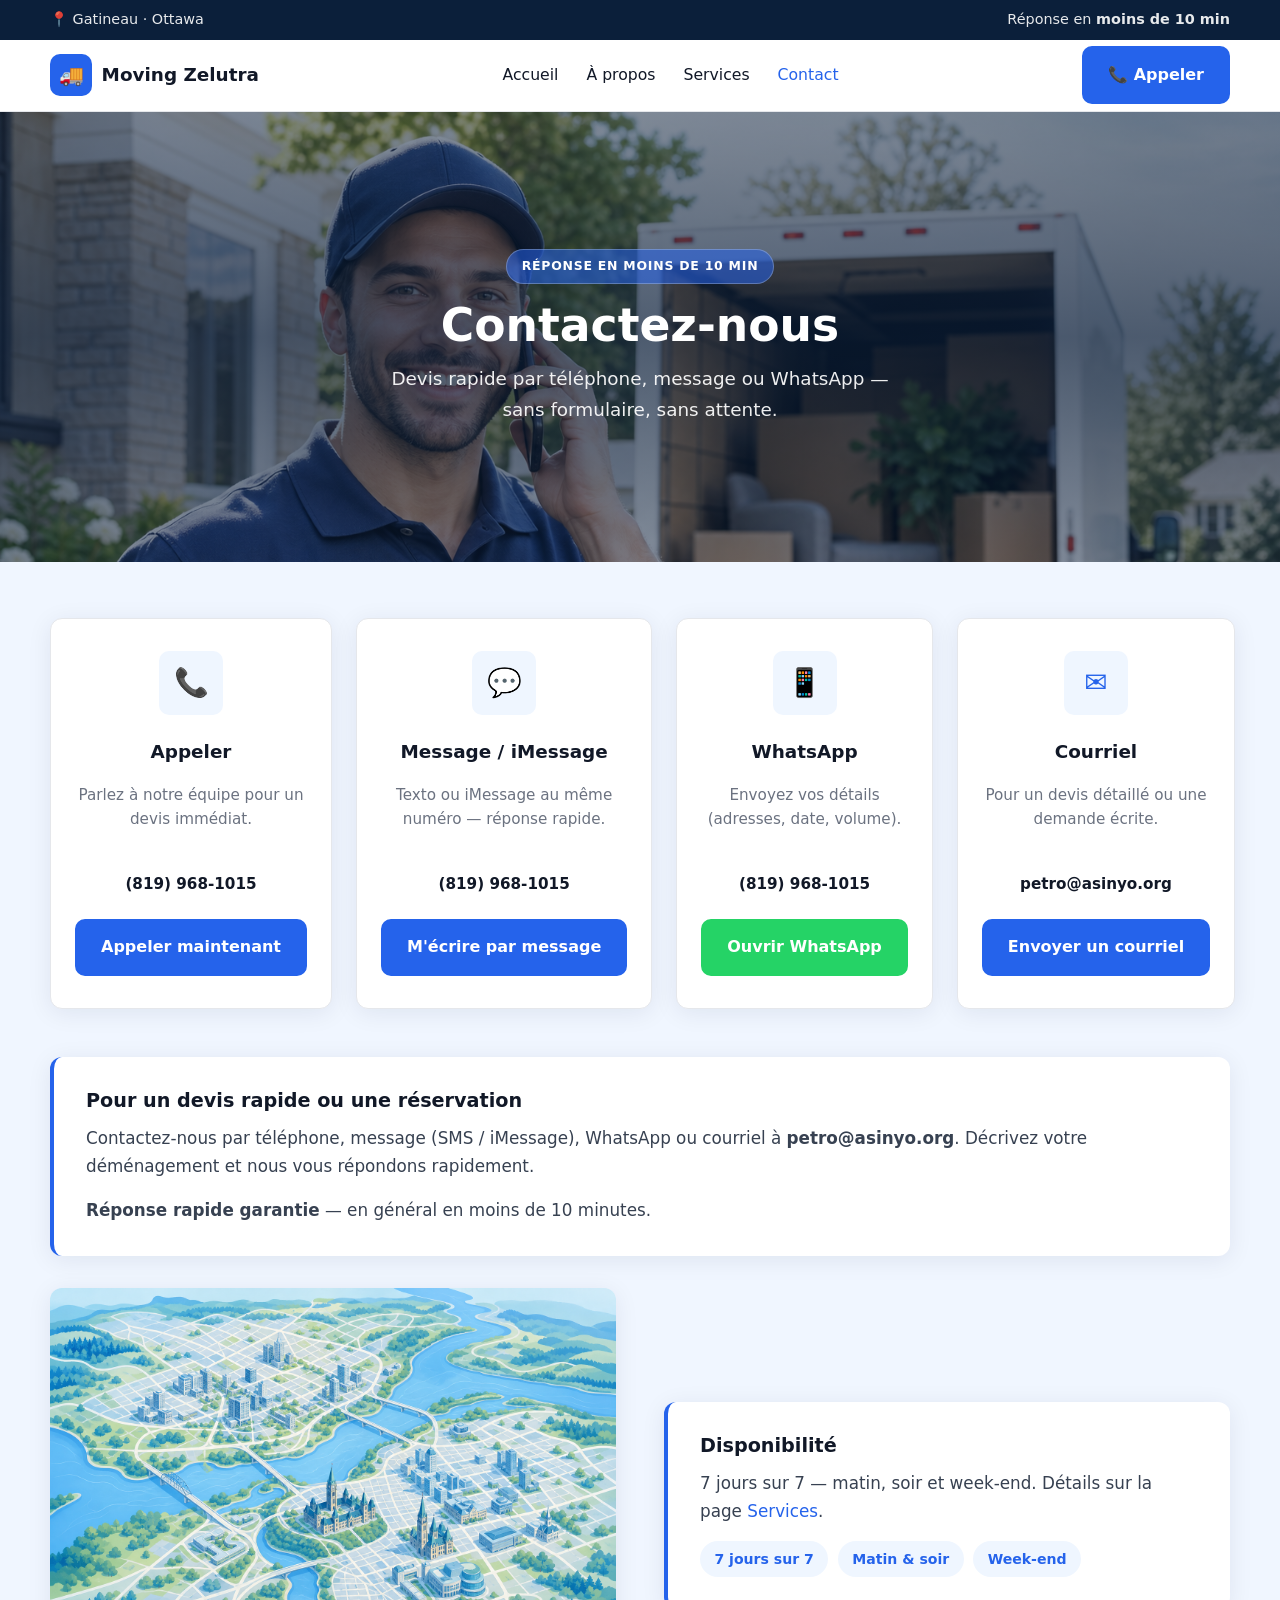
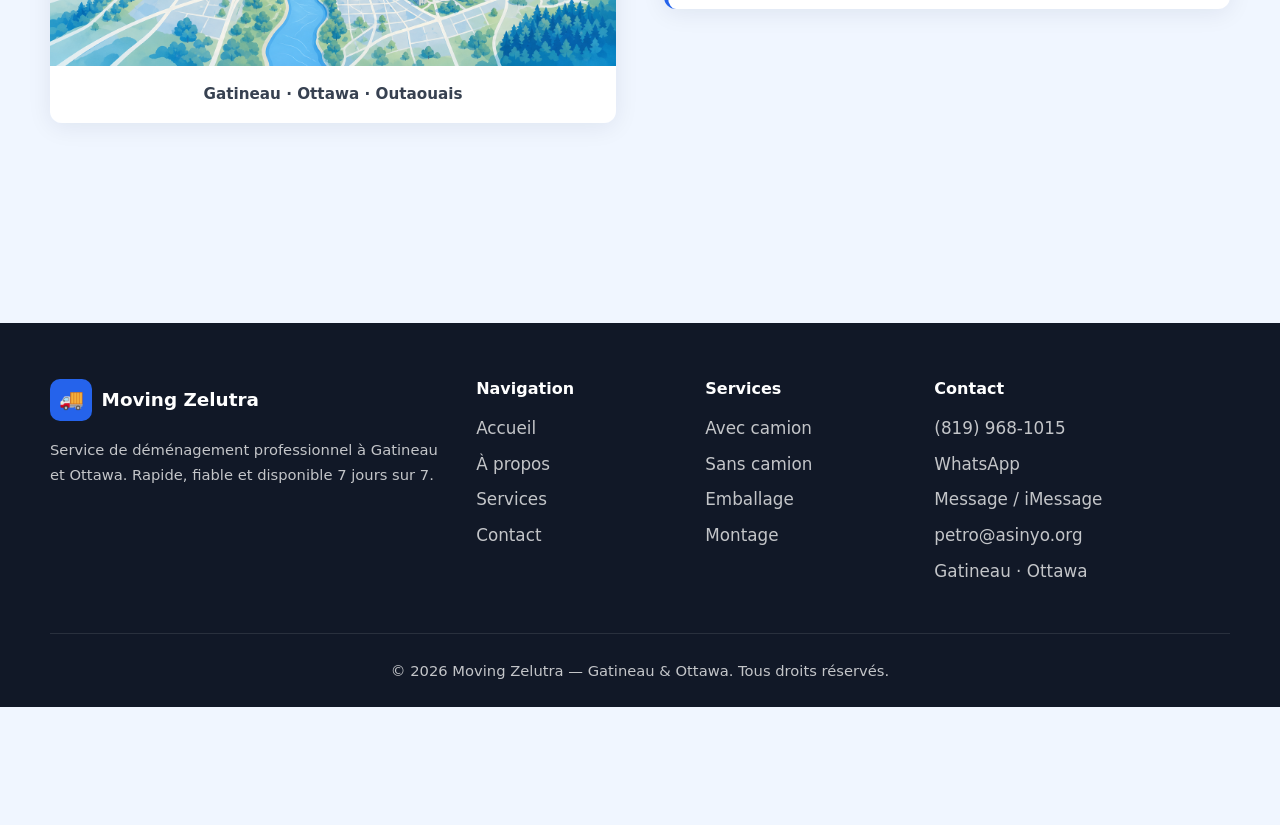
<file: contact.html>
<!DOCTYPE html>
<html lang="fr">
<head>
  <meta charset="UTF-8">
  <meta name="viewport" content="width=device-width, initial-scale=1.0">
  <meta name="description" content="Contactez-nous pour un devis de déménagement à Gatineau et Ottawa. Appel, WhatsApp ou SMS — réponse rapide.">
  <title>Contact | Moving Zelutra</title>
  <link rel="stylesheet" href="css/style.css">
</head>
<body class="contact-page">
  <div class="top-bar">
    <div class="container">
      <span>📍 Gatineau · Ottawa</span>
      <span>Réponse en <strong>moins de 10 min</strong></span>
    </div>
  </div>

  <header class="header">
    <div class="container">
      <a href="index.html" class="logo"><span class="logo-icon">🚚</span> Moving Zelutra</a>
      <nav class="nav" aria-label="Navigation principale">
        <a href="index.html">Accueil</a>
        <a href="a-propos.html">À propos</a>
        <a href="services.html">Services</a>
        <a href="contact.html" class="active">Contact</a>
      </nav>
      <div class="header-cta">
        <a data-phone class="btn btn-primary" href="tel:+18199681015">📞 Appeler</a>
      </div>
      <button class="nav-toggle" type="button" aria-label="Menu" aria-expanded="false">
        <span></span><span></span><span></span>
      </button>
    </div>
  </header>

  <section class="contact-hero" aria-label="En-tête contact">
    <img class="contact-hero__media" src="images/contact-hero.png" alt="" width="1920" height="800" fetchpriority="high" decoding="async" role="presentation">
    <div class="contact-hero__overlay" aria-hidden="true"></div>
    <div class="container contact-hero__container">
      <div class="contact-hero__copy">
        <p class="contact-hero__eyebrow">Réponse en moins de 10 min</p>
        <h1>Contactez-nous</h1>
        <p class="contact-hero__lead">Devis rapide par téléphone, message ou WhatsApp — sans formulaire, sans attente.</p>
      </div>
    </div>
  </section>

  <section class="section contact-section">
    <div class="container">
      <div class="contact-cards">
        <article class="contact-card">
          <div class="card-icon">📞</div>
          <h3>Appeler</h3>
          <div class="contact-card__body">
            <p class="contact-card__desc">Parlez à notre équipe pour un devis immédiat.</p>
            <p class="contact-card__meta"><strong data-phone-text>(819) 968-1015</strong></p>
          </div>
          <a data-phone class="btn btn-primary contact-card__btn" href="tel:+18199681015">Appeler maintenant</a>
        </article>
        <article class="contact-card">
          <div class="card-icon">💬</div>
          <h3>Message / iMessage</h3>
          <div class="contact-card__body">
            <p class="contact-card__desc">Texto ou iMessage au même numéro — réponse rapide.</p>
            <p class="contact-card__meta"><strong data-phone-text>(819) 968-1015</strong></p>
          </div>
          <a data-sms class="btn btn-primary contact-card__btn" href="sms:+18199681015">M'écrire par message</a>
        </article>
        <article class="contact-card">
          <div class="card-icon">📱</div>
          <h3>WhatsApp</h3>
          <div class="contact-card__body">
            <p class="contact-card__desc">Envoyez vos détails (adresses, date, volume).</p>
            <p class="contact-card__meta"><strong data-phone-text>(819) 968-1015</strong></p>
          </div>
          <a data-whatsapp class="btn btn-wa contact-card__btn" href="https://wa.me/18199681015">Ouvrir WhatsApp</a>
        </article>
        <article class="contact-card">
          <div class="card-icon">✉️</div>
          <h3>Courriel</h3>
          <div class="contact-card__body">
            <p class="contact-card__desc">Pour un devis détaillé ou une demande écrite.</p>
            <p class="contact-card__meta"><strong data-mail-text>petro@asinyo.org</strong></p>
          </div>
          <a data-mail class="btn btn-primary contact-card__btn" href="mailto:petro@asinyo.org">Envoyer un courriel</a>
        </article>
      </div>

      <div class="info-box">
        <h3>Pour un devis rapide ou une réservation</h3>
        <p>Contactez-nous par téléphone, message (SMS / iMessage), WhatsApp ou courriel à <strong data-mail-text>petro@asinyo.org</strong>. Décrivez votre déménagement et nous vous répondons rapidement.</p>
        <p style="margin-top: 1rem;"><strong>Réponse rapide garantie</strong> — en général en moins de 10 minutes.</p>
      </div>

      <div class="content-block contact-zone-block">
        <div class="zone-map zone-map--contact">
          <img src="images/zone-gatineau-ottawa.png" alt="Zone Gatineau et Ottawa" width="800" height="500" loading="lazy" decoding="async">
          <p class="zone-map-caption"><strong>Gatineau · Ottawa · Outaouais</strong></p>
        </div>
        <div class="info-box" style="margin-bottom: 0;">
          <h3>Disponibilité</h3>
          <p>7 jours sur 7 — matin, soir et week-end. Détails sur la page <a href="services.html#disponibilite">Services</a>.</p>
          <div class="options-tags" style="margin-top: 1rem;">
            <span class="tag">7 jours sur 7</span>
            <span class="tag">Matin &amp; soir</span>
            <span class="tag">Week-end</span>
          </div>
        </div>
      </div>
    </div>
  </section>

  <footer class="footer">
    <div class="container">
      <div class="footer-grid">
        <div>
          <a href="index.html" class="logo"><span class="logo-icon">🚚</span> Moving Zelutra</a>
          <p>Service de déménagement professionnel à Gatineau et Ottawa. Rapide, fiable et disponible 7 jours sur 7.</p>
        </div>
        <div>
          <h4>Navigation</h4>
          <ul>
            <li><a href="index.html">Accueil</a></li>
            <li><a href="a-propos.html">À propos</a></li>
            <li><a href="services.html">Services</a></li>
            <li><a href="contact.html">Contact</a></li>
          </ul>
        </div>
        <div>
          <h4>Services</h4>
          <ul>
            <li><a href="services.html#camion">Avec camion</a></li>
            <li><a href="services.html#main-oeuvre">Sans camion</a></li>
            <li><a href="services.html#emballage">Emballage</a></li>
            <li><a href="services.html#montage">Montage</a></li>
          </ul>
        </div>
        <div>
          <h4>Contact</h4>
          <ul>
            <li><a data-phone href="tel:+18199681015">(819) 968-1015</a></li>
            <li><a data-whatsapp href="https://wa.me/18199681015">WhatsApp</a></li>
            <li><a data-sms href="sms:+18199681015">Message / iMessage</a></li>
            <li><a data-mail href="mailto:petro@asinyo.org">petro@asinyo.org</a></li>
            <li>Gatineau · Ottawa</li>
          </ul>
        </div>
      </div>
      <div class="footer-bottom"><p>© 2026 Moving Zelutra — Gatineau & Ottawa. Tous droits réservés.</p></div>
    </div>
  </footer>

  <div class="sticky-contact" aria-label="Contact rapide">
    <a data-phone class="sticky-call" href="tel:+18199681015">📞 Appeler</a>
    <a data-sms class="sticky-sms" href="sms:+18199681015">💬 Message</a>
    <a data-whatsapp class="sticky-wa" href="https://wa.me/18199681015">WhatsApp</a>
    <a data-mail class="sticky-mail" href="mailto:petro@asinyo.org">✉️ Courriel</a>
  </div>
  <script src="js/main.js"></script>
</body>
</html>
</file>
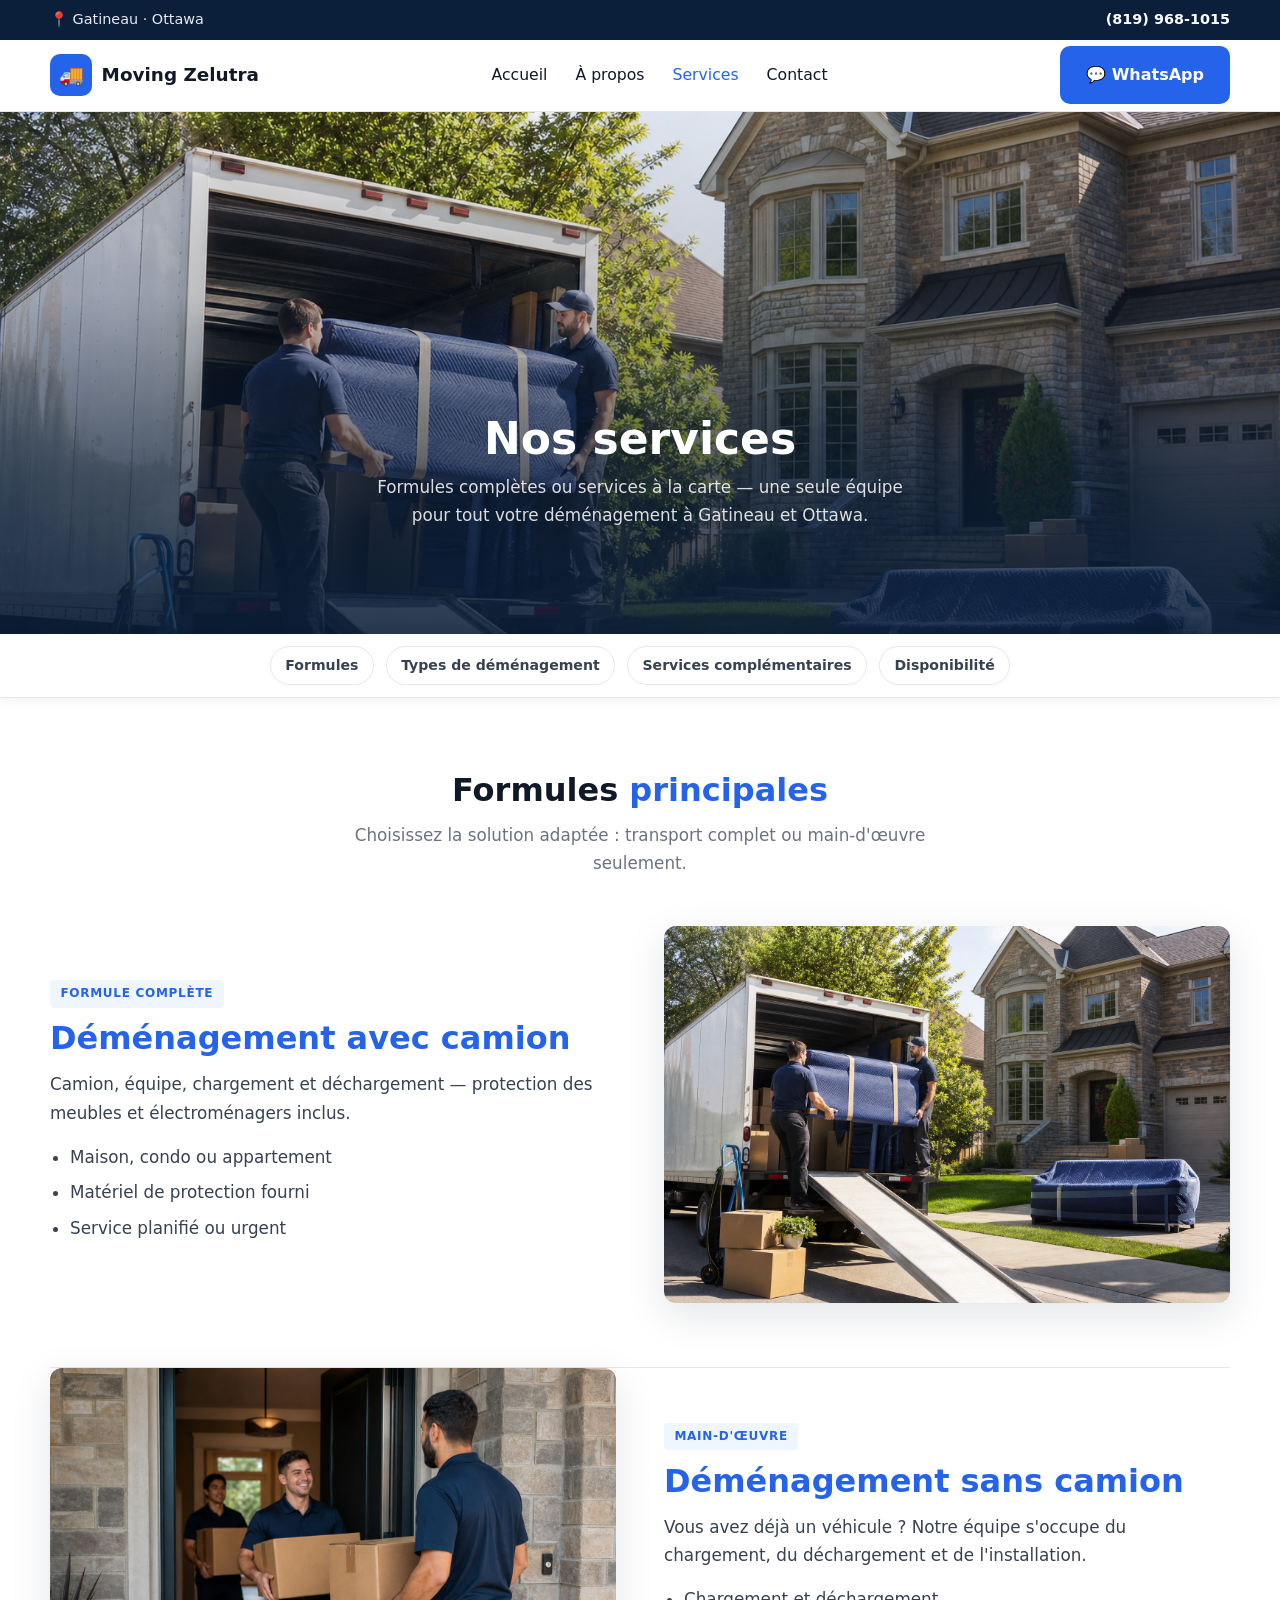
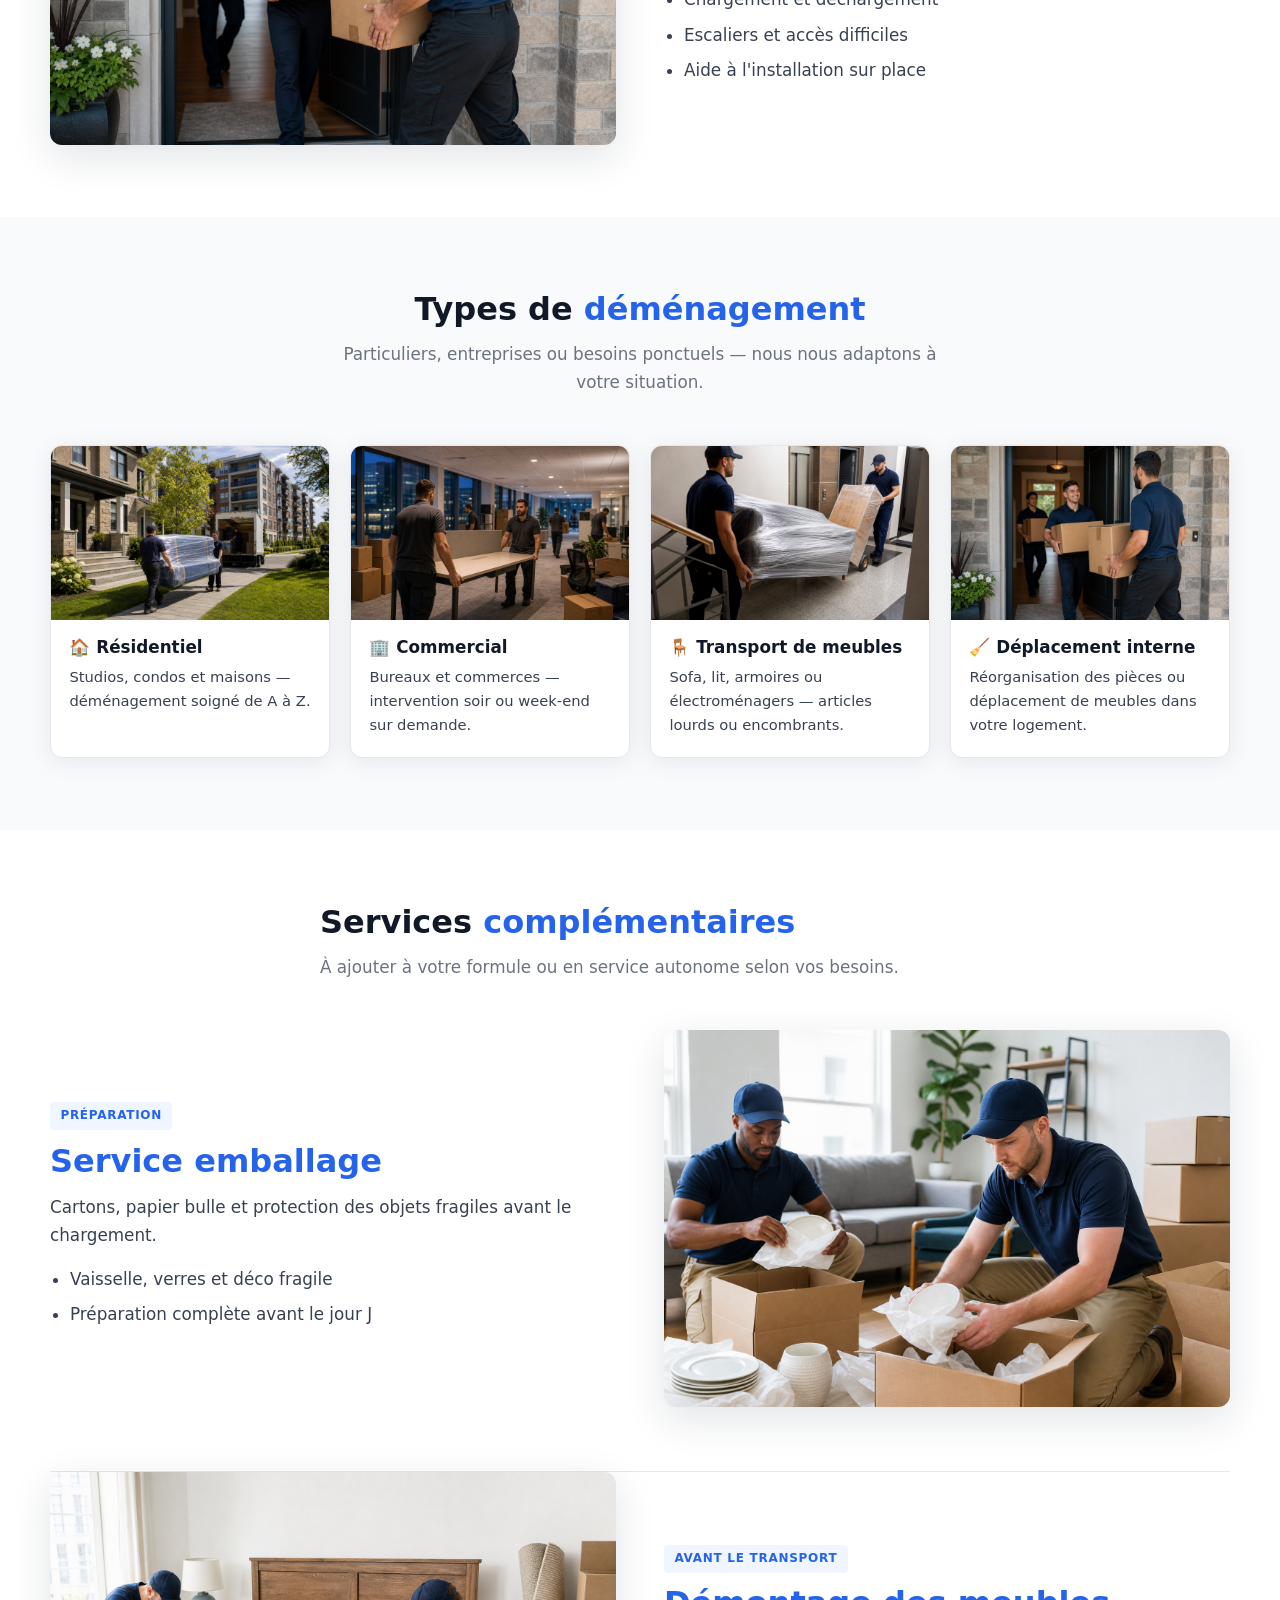
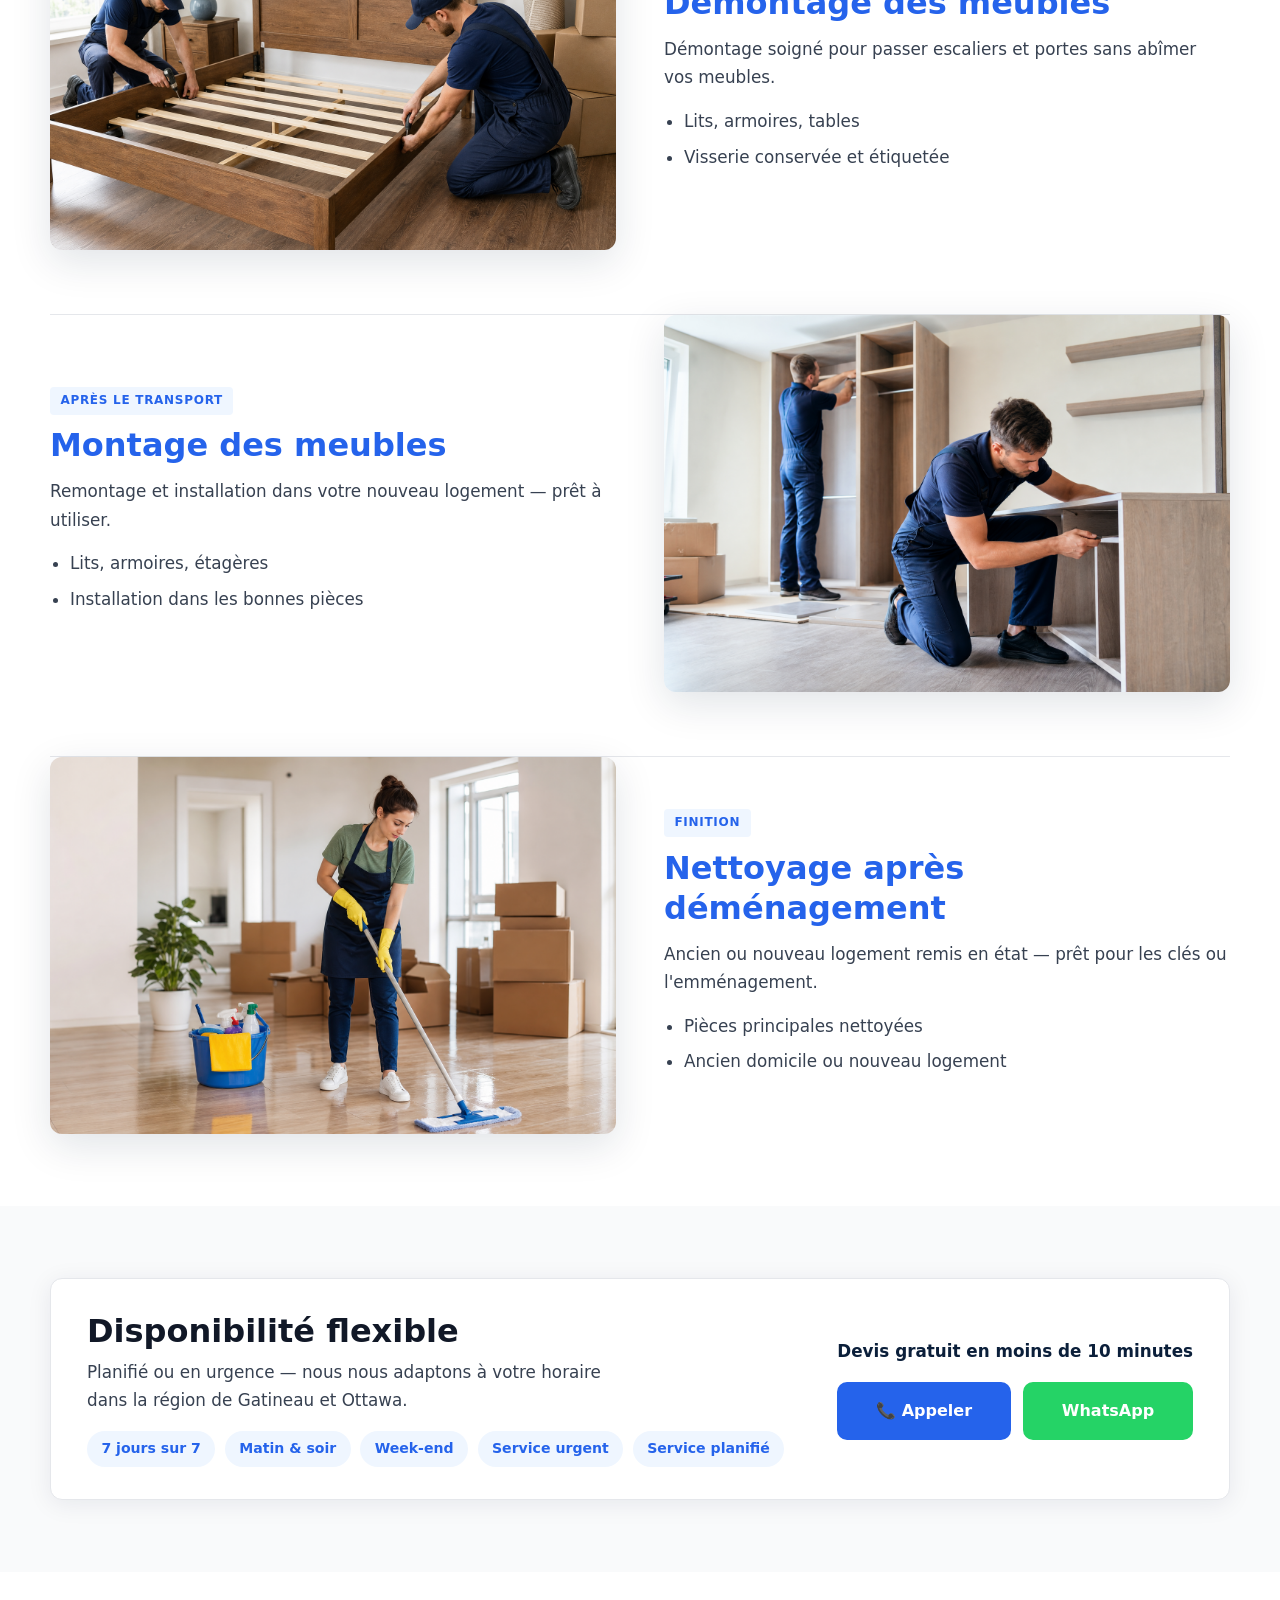
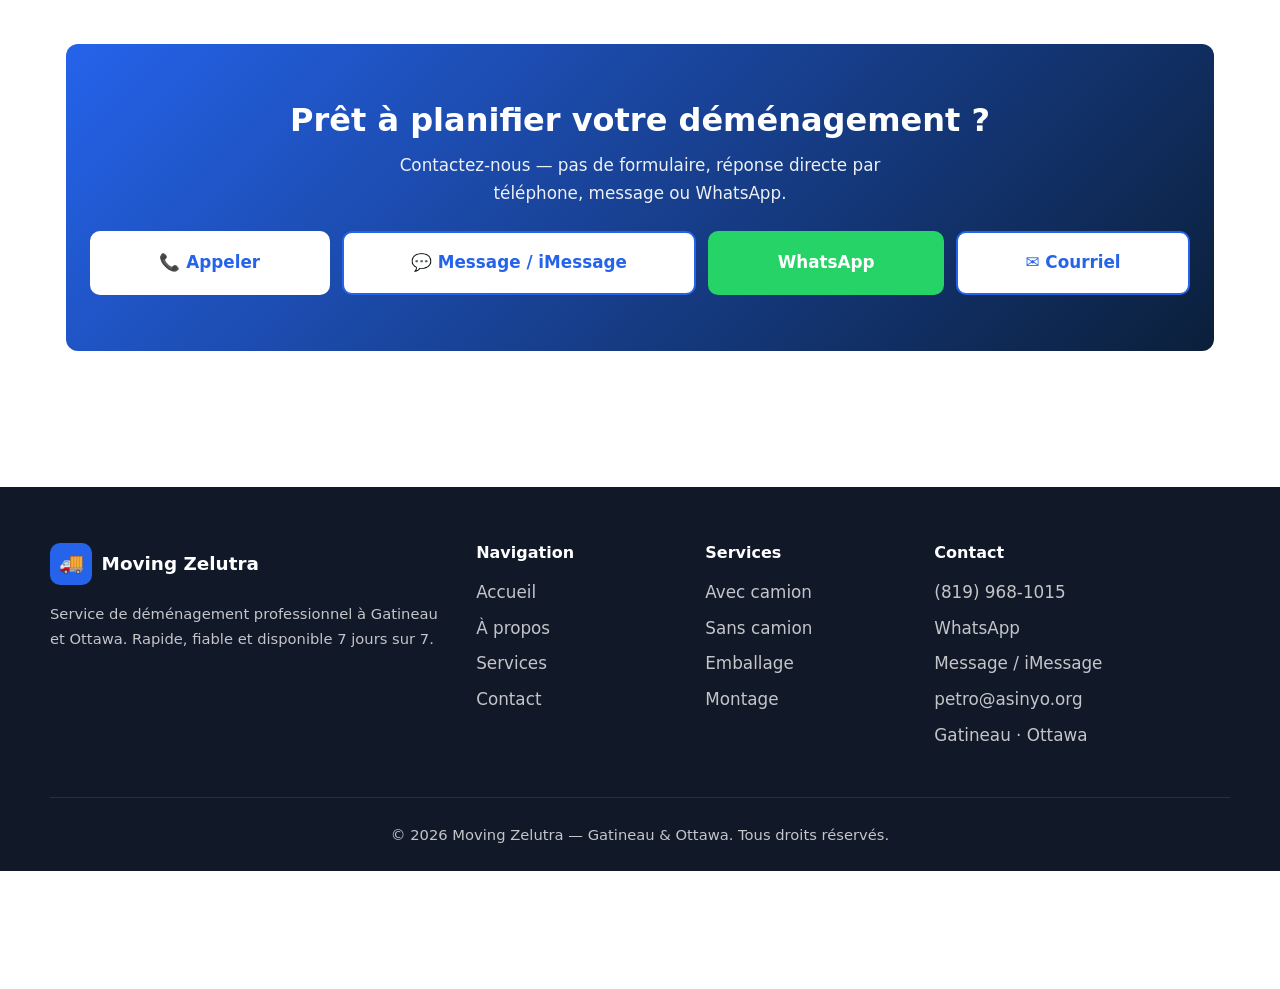
<file: services.html>
<!DOCTYPE html>
<html lang="fr">
<head>
  <meta charset="UTF-8">
  <meta name="viewport" content="width=device-width, initial-scale=1.0">
  <meta name="description" content="Services de déménagement à Gatineau et Ottawa : avec ou sans camion, emballage, montage, nettoyage. Devis par téléphone ou WhatsApp.">
  <title>Services | Moving Zelutra</title>
  <link rel="stylesheet" href="css/style.css">
</head>
<body>
  <div class="top-bar">
    <div class="container">
      <span>📍 Gatineau · Ottawa</span>
      <span><a data-phone href="tel:+18199681015">(819) 968-1015</a></span>
    </div>
  </div>

  <header class="header">
    <div class="container">
      <a href="index.html" class="logo"><span class="logo-icon">🚚</span> Moving Zelutra</a>
      <nav class="nav" aria-label="Navigation principale">
        <a href="index.html">Accueil</a>
        <a href="a-propos.html">À propos</a>
        <a href="services.html" class="active">Services</a>
        <a href="contact.html">Contact</a>
      </nav>
      <div class="header-cta">
        <a data-whatsapp class="btn btn-primary" href="https://wa.me/18199681015">💬 WhatsApp</a>
      </div>
      <button class="nav-toggle" type="button" aria-label="Menu" aria-expanded="false">
        <span></span><span></span><span></span>
      </button>
    </div>
  </header>

  <section class="page-hero page-hero--banner">
    <img class="page-hero__bg" src="images/service-avec-camion.png" alt="Camion et équipe de déménagement" width="1920" height="600" fetchpriority="high" decoding="async">
    <div class="page-hero__shade" aria-hidden="true"></div>
    <div class="container">
      <h1>Nos services</h1>
      <p>Formules complètes ou services à la carte — une seule équipe pour tout votre déménagement à Gatineau et Ottawa.</p>
    </div>
  </section>

  <nav class="services-jump" aria-label="Sections des services">
    <div class="container">
      <a href="#formules">Formules</a>
      <a href="#types">Types de déménagement</a>
      <a href="#complements">Services complémentaires</a>
      <a href="#disponibilite">Disponibilité</a>
    </div>
  </nav>

  <section class="section" id="formules">
    <div class="container">
      <div class="section-header">
        <h2>Formules <span>principales</span></h2>
        <p>Choisissez la solution adaptée : transport complet ou main-d'œuvre seulement.</p>
      </div>

      <div class="zigzag-blocks">
        <article class="content-block service-block" id="camion">
          <div class="content-block__text">
            <span class="service-label">Formule complète</span>
            <h2>Déménagement avec camion</h2>
            <p>Camion, équipe, chargement et déchargement — protection des meubles et électroménagers inclus.</p>
            <ul>
              <li>Maison, condo ou appartement</li>
              <li>Matériel de protection fourni</li>
              <li>Service planifié ou urgent</li>
            </ul>
          </div>
          <div class="content-img">
            <img src="images/service-avec-camion.png" alt="Déménagement avec camion devant une maison" width="800" height="500" loading="lazy" decoding="async">
          </div>
        </article>

        <article class="content-block reverse service-block" id="main-oeuvre">
          <div class="content-block__text">
            <span class="service-label">Main-d'œuvre</span>
            <h2>Déménagement sans camion</h2>
            <p>Vous avez déjà un véhicule ? Notre équipe s'occupe du chargement, du déchargement et de l'installation.</p>
            <ul>
              <li>Chargement et déchargement</li>
              <li>Escaliers et accès difficiles</li>
              <li>Aide à l'installation sur place</li>
            </ul>
          </div>
          <div class="content-img">
            <img src="images/service-sans-camion.png" alt="Déménageurs portant des cartons" width="800" height="500" loading="lazy" decoding="async">
          </div>
        </article>
      </div>
    </div>
  </section>

  <section class="section section-alt" id="types">
    <div class="container">
      <div class="section-header">
        <h2>Types de <span>déménagement</span></h2>
        <p>Particuliers, entreprises ou besoins ponctuels — nous nous adaptons à votre situation.</p>
      </div>
      <div class="services-mini-grid">
        <article class="service-mini-card" id="residentiel">
          <div class="service-mini-card__img">
            <img src="images/service-residentiel.png" alt="Déménagement résidentiel" width="600" height="380" loading="lazy" decoding="async">
          </div>
          <div class="service-mini-card__body">
            <h3>🏠 Résidentiel</h3>
            <p>Studios, condos et maisons — déménagement soigné de A à Z.</p>
          </div>
        </article>
        <article class="service-mini-card" id="commercial">
          <div class="service-mini-card__img">
            <img src="images/service-commercial.png" alt="Déménagement commercial" width="600" height="380" loading="lazy" decoding="async">
          </div>
          <div class="service-mini-card__body">
            <h3>🏢 Commercial</h3>
            <p>Bureaux et commerces — intervention soir ou week-end sur demande.</p>
          </div>
        </article>
        <article class="service-mini-card" id="transport-meubles">
          <div class="service-mini-card__img">
            <img src="images/service-transport-meubles.png" alt="Transport de meubles" width="600" height="380" loading="lazy" decoding="async">
          </div>
          <div class="service-mini-card__body">
            <h3>🪑 Transport de meubles</h3>
            <p>Sofa, lit, armoires ou électroménagers — articles lourds ou encombrants.</p>
          </div>
        </article>
        <article class="service-mini-card" id="deplacement-interne">
          <div class="service-mini-card__img">
            <img src="images/service-sans-camion.png" alt="Déplacement interne dans la maison" width="600" height="380" loading="lazy" decoding="async">
          </div>
          <div class="service-mini-card__body">
            <h3>🧹 Déplacement interne</h3>
            <p>Réorganisation des pièces ou déplacement de meubles dans votre logement.</p>
          </div>
        </article>
      </div>
    </div>
  </section>

  <section class="section" id="complements">
    <div class="container">
      <div class="section-header section-header--left">
        <h2>Services <span>complémentaires</span></h2>
        <p>À ajouter à votre formule ou en service autonome selon vos besoins.</p>
      </div>

      <div class="zigzag-blocks">
        <article class="content-block service-block" id="emballage">
          <div class="content-block__text">
            <span class="service-label">Préparation</span>
            <h2>Service emballage</h2>
            <p>Cartons, papier bulle et protection des objets fragiles avant le chargement.</p>
            <ul>
              <li>Vaisselle, verres et déco fragile</li>
              <li>Préparation complète avant le jour J</li>
            </ul>
          </div>
          <div class="content-img">
            <img src="images/service-emballage.png" alt="Service d'emballage professionnel" width="800" height="500" loading="lazy" decoding="async">
          </div>
        </article>

        <article class="content-block reverse service-block" id="demontage">
          <div class="content-block__text">
            <span class="service-label">Avant le transport</span>
            <h2>Démontage des meubles</h2>
            <p>Démontage soigné pour passer escaliers et portes sans abîmer vos meubles.</p>
            <ul>
              <li>Lits, armoires, tables</li>
              <li>Visserie conservée et étiquetée</li>
            </ul>
          </div>
          <div class="content-img">
            <img src="images/service-demontage.png" alt="Démontage de meubles" width="800" height="500" loading="lazy" decoding="async">
          </div>
        </article>

        <article class="content-block service-block" id="montage">
          <div class="content-block__text">
            <span class="service-label">Après le transport</span>
            <h2>Montage des meubles</h2>
            <p>Remontage et installation dans votre nouveau logement — prêt à utiliser.</p>
            <ul>
              <li>Lits, armoires, étagères</li>
              <li>Installation dans les bonnes pièces</li>
            </ul>
          </div>
          <div class="content-img">
            <img src="images/service-montage.png" alt="Montage de meubles" width="800" height="500" loading="lazy" decoding="async">
          </div>
        </article>

        <article class="content-block reverse service-block" id="nettoyage">
          <div class="content-block__text">
            <span class="service-label">Finition</span>
            <h2>Nettoyage après déménagement</h2>
            <p>Ancien ou nouveau logement remis en état — prêt pour les clés ou l'emménagement.</p>
            <ul>
              <li>Pièces principales nettoyées</li>
              <li>Ancien domicile ou nouveau logement</li>
            </ul>
          </div>
          <div class="content-img">
            <img src="images/service-nettoyage.png" alt="Nettoyage après déménagement" width="800" height="500" loading="lazy" decoding="async">
          </div>
        </article>
      </div>
    </div>
  </section>

  <section class="section section-alt availability-section" id="disponibilite">
    <div class="container">
      <div class="availability-band">
        <div class="availability-band__text">
          <h2>Disponibilité <span>flexible</span></h2>
          <p>Planifié ou en urgence — nous nous adaptons à votre horaire dans la région de Gatineau et Ottawa.</p>
          <div class="options-tags">
            <span class="tag">7 jours sur 7</span>
            <span class="tag">Matin &amp; soir</span>
            <span class="tag">Week-end</span>
            <span class="tag">Service urgent</span>
            <span class="tag">Service planifié</span>
          </div>
        </div>
        <div class="availability-band__cta">
          <p class="availability-band__lead">Devis gratuit en moins de 10 minutes</p>
          <div class="contact-actions">
            <a data-phone class="btn btn-primary" href="tel:+18199681015">📞 Appeler</a>
            <a data-whatsapp class="btn btn-wa" href="https://wa.me/18199681015">WhatsApp</a>
          </div>
        </div>
      </div>
    </div>
  </section>

  <section class="section">
    <div class="container">
      <div class="cta-band">
        <h2>Prêt à planifier votre déménagement ?</h2>
        <p>Contactez-nous — pas de formulaire, réponse directe par téléphone, message ou WhatsApp.</p>
        <div class="contact-actions hero-actions">
          <a data-phone class="btn btn-white btn-lg" href="tel:+18199681015">📞 Appeler</a>
          <a data-sms class="btn btn-outline btn-lg" href="sms:+18199681015" style="background:#fff;">💬 Message / iMessage</a>
          <a data-whatsapp class="btn btn-wa btn-lg" href="https://wa.me/18199681015">WhatsApp</a>
          <a data-mail class="btn btn-outline btn-lg" href="mailto:petro@asinyo.org" style="background:#fff;">✉️ Courriel</a>
        </div>
      </div>
    </div>
  </section>

  <footer class="footer">
    <div class="container">
      <div class="footer-grid">
        <div>
          <a href="index.html" class="logo"><span class="logo-icon">🚚</span> Moving Zelutra</a>
          <p>Service de déménagement professionnel à Gatineau et Ottawa. Rapide, fiable et disponible 7 jours sur 7.</p>
        </div>
        <div>
          <h4>Navigation</h4>
          <ul>
            <li><a href="index.html">Accueil</a></li>
            <li><a href="a-propos.html">À propos</a></li>
            <li><a href="services.html">Services</a></li>
            <li><a href="contact.html">Contact</a></li>
          </ul>
        </div>
        <div>
          <h4>Services</h4>
          <ul>
            <li><a href="services.html#camion">Avec camion</a></li>
            <li><a href="services.html#main-oeuvre">Sans camion</a></li>
            <li><a href="services.html#emballage">Emballage</a></li>
            <li><a href="services.html#montage">Montage</a></li>
          </ul>
        </div>
        <div>
          <h4>Contact</h4>
          <ul>
            <li><a data-phone href="tel:+18199681015">(819) 968-1015</a></li>
            <li><a data-whatsapp href="https://wa.me/18199681015">WhatsApp</a></li>
            <li><a data-sms href="sms:+18199681015">Message / iMessage</a></li>
            <li><a data-mail href="mailto:petro@asinyo.org">petro@asinyo.org</a></li>
            <li>Gatineau · Ottawa</li>
          </ul>
        </div>
      </div>
      <div class="footer-bottom"><p>© 2026 Moving Zelutra — Gatineau & Ottawa. Tous droits réservés.</p></div>
    </div>
  </footer>

  <div class="sticky-contact" aria-label="Contact rapide">
    <a data-phone class="sticky-call" href="tel:+18199681015">📞 Appeler</a>
    <a data-sms class="sticky-sms" href="sms:+18199681015">💬 Message</a>
    <a data-whatsapp class="sticky-wa" href="https://wa.me/18199681015">WhatsApp</a>
    <a data-mail class="sticky-mail" href="mailto:petro@asinyo.org">✉️ Courriel</a>
  </div>
  <script src="js/main.js"></script>
</body>
</html>
</file>
<file: css/style.css>
/* ===== Variables ===== */
:root {
  --blue: #2563eb;
  --blue-dark: #1e5eff;
  --blue-section: #0b1f3a;
  --blue-light: #eff6ff;
  --blue-hover: #dbeafe;
  --white: #ffffff;
  --black: #111827;
  --gray: #374151;
  --gray-light: #6b7280;
  --gray-bg: #f9fafb;
  --border: #e5e7eb;
  --shadow: 0 4px 24px rgba(11, 31, 58, 0.08);
  --shadow-lg: 0 12px 40px rgba(11, 31, 58, 0.12);
  --radius: 12px;
  --radius-btn: 10px;
  --header-h: 72px;
  --sticky-bar-h: 118px;
  --font: "Segoe UI", system-ui, -apple-system, BlinkMacSystemFont, sans-serif;
  --max: 1180px;
  --transition: 0.25s ease;
  --transition-slow: 0.45s cubic-bezier(0.22, 1, 0.36, 1);
}

*,
*::before,
*::after {
  box-sizing: border-box;
  margin: 0;
  padding: 0;
}

html {
  scroll-behavior: smooth;
}

body {
  font-family: var(--font);
  color: var(--gray);
  background: var(--white);
  line-height: 1.65;
  font-size: 1.05rem;
  padding-bottom: var(--sticky-bar-h);
}

body.no-sticky-bar {
  padding-bottom: 0;
}

img {
  max-width: 100%;
  height: auto;
  display: block;
}

a {
  color: var(--blue);
  text-decoration: none;
  transition: color var(--transition);
}

a:hover {
  color: var(--blue-dark);
}

h1, h2, h3, h4 {
  color: var(--black);
  line-height: 1.25;
  font-weight: 700;
}

h1 { font-size: clamp(2rem, 5vw, 2.75rem); }
h2 { font-size: clamp(1.6rem, 3.5vw, 2rem); }
h3 { font-size: 1.2rem; }

.container {
  width: min(100% - 2rem, var(--max));
  margin-inline: auto;
}

/* ===== Top bar ===== */
.top-bar {
  background: var(--blue-section);
  color: rgba(255, 255, 255, 0.9);
  font-size: 0.9rem;
  padding: 0.5rem 0;
}

.top-bar .container {
  display: flex;
  flex-wrap: wrap;
  justify-content: space-between;
  align-items: center;
  gap: 0.5rem 1rem;
}

.top-bar a {
  color: #fff;
  font-weight: 600;
}

.top-bar a:hover {
  color: #93c5fd;
}

/* ===== Header ===== */
.header {
  position: sticky;
  top: 0;
  z-index: 100;
  background: var(--white);
  border-bottom: 1px solid var(--border);
  height: var(--header-h);
  transition: box-shadow var(--transition);
}

.header.scrolled {
  box-shadow: 0 2px 16px rgba(11, 31, 58, 0.08);
}

.header .container {
  display: flex;
  align-items: center;
  justify-content: space-between;
  height: 100%;
  gap: 1rem;
}

.logo {
  display: flex;
  align-items: center;
  gap: 0.6rem;
  font-weight: 800;
  font-size: 1.15rem;
  color: var(--black);
}

.logo:hover {
  color: var(--blue);
}

.logo-icon {
  width: 42px;
  height: 42px;
  background: var(--blue);
  border-radius: 10px;
  display: grid;
  place-items: center;
  color: #fff;
  font-size: 1.25rem;
}

.nav {
  display: flex;
  align-items: center;
  gap: 1.75rem;
}

.nav a {
  color: var(--black);
  font-weight: 500;
  font-size: 0.98rem;
}

.nav a {
  transition: color 0.25s ease;
}

.nav a:hover,
.nav a.active {
  color: var(--blue);
}

.footer a,
.top-bar a {
  transition: color 0.25s ease, opacity 0.25s ease;
}

.header-cta {
  display: flex;
  gap: 0.6rem;
}

.nav-toggle {
  display: none;
  flex-direction: column;
  gap: 5px;
  background: none;
  border: none;
  cursor: pointer;
  padding: 4px;
}

.nav-toggle span {
  width: 26px;
  height: 3px;
  background: var(--black);
  border-radius: 2px;
  transition: var(--transition);
}

/* ===== Animations ===== */
@keyframes fadeInUp {
  from {
    opacity: 0;
    transform: translateY(32px);
  }
  to {
    opacity: 1;
    transform: translateY(0);
  }
}

@keyframes fadeIn {
  from { opacity: 0; }
  to { opacity: 1; }
}

@keyframes heroZoom {
  from { transform: scale(1.06); }
  to { transform: scale(1); }
}

.reveal {
  opacity: 0;
  transform: translateY(28px);
  transition: opacity 0.65s var(--transition-slow), transform 0.65s var(--transition-slow);
}

.reveal.is-visible {
  opacity: 1;
  transform: translateY(0);
}

.hero .container > .reveal,
.hero .container > .hero-badge,
.hero .container > h1,
.hero .container > .hero-lead,
.hero .container > .contact-actions,
.hero .container > .hero-stats {
  animation: fadeInUp 0.85s var(--transition-slow) backwards;
}

.hero .hero-badge { animation-delay: 0.05s; }
.hero h1 { animation-delay: 0.12s; }
.hero .hero-lead { animation-delay: 0.2s; }
.hero .contact-actions { animation-delay: 0.28s; }
.hero .hero-stats { animation-delay: 0.38s; }

.page-hero .container > * {
  animation: fadeInUp 0.7s var(--transition-slow) backwards;
}

.page-hero h1 { animation-delay: 0.08s; }
.page-hero p { animation-delay: 0.16s; }

@media (prefers-reduced-motion: reduce) {
  .reveal,
  .hero .container > *,
  .hero__bg,
  .page-hero .container > * {
    animation: none !important;
    transition: none !important;
    opacity: 1 !important;
    transform: none !important;
  }
}

/* ===== Grille 3 colonnes ===== */
.grid-3 {
  display: grid;
  grid-template-columns: repeat(3, 1fr);
  gap: 1.5rem;
}

.grid-3 > .card,
.grid-3 > .feature,
.grid-3 > .contact-card,
.grid-3 > .value-card,
.grid-3 > .content-img {
  min-width: 0;
}

/* Centrer le dernier élément seul (4 cartes seulement — pas la grille services) */
@media (min-width: 901px) {
  .cards-grid:not(.services-grid):not(.cards-grid-4) > :last-child:nth-child(3n + 1):not(:only-child),
  .grid-3 > :last-child:nth-child(3n + 1):not(:only-child) {
    grid-column: 2;
  }
}

/* Contact : 2×2 puis 4 colonnes sur grand écran */
.contact-cards {
  grid-template-columns: repeat(2, 1fr);
}

@media (min-width: 1024px) {
  .contact-cards {
    grid-template-columns: repeat(4, 1fr);
  }

  .contact-cards > :last-child:nth-child(3n + 1) {
    grid-column: auto;
  }
}

/* ===== Buttons ===== */
.btn {
  display: inline-flex;
  align-items: center;
  justify-content: center;
  gap: 0.45rem;
  padding: 0.85rem 1.5rem;
  font-size: 1rem;
  font-weight: 600;
  border-radius: var(--radius-btn);
  border: 2px solid transparent;
  cursor: pointer;
  transition:
    background 0.3s ease,
    color 0.3s ease,
    border-color 0.3s ease,
    transform 0.3s ease,
    box-shadow 0.3s ease;
  white-space: nowrap;
}

.btn:active {
  transform: scale(0.97);
}

.btn-primary {
  background: var(--blue);
  color: #fff;
  border-color: var(--blue);
}

.btn-primary:hover {
  background: var(--blue-section);
  border-color: var(--blue-section);
  color: #fff;
  transform: translateY(-3px);
  box-shadow: 0 10px 28px rgba(37, 99, 235, 0.4);
}

.btn-outline {
  background: var(--white);
  color: var(--blue);
  border-color: var(--blue);
}

.btn-outline:hover {
  background: var(--blue);
  color: #fff;
  border-color: var(--blue);
  transform: translateY(-3px);
  box-shadow: 0 8px 24px rgba(37, 99, 235, 0.3);
}

.btn-white {
  background: #fff;
  color: var(--blue);
  border-color: #fff;
}

.btn-white:hover {
  background: var(--blue);
  color: #fff;
  border-color: var(--blue);
  transform: translateY(-3px);
  box-shadow: 0 8px 24px rgba(37, 99, 235, 0.25);
}

.btn-lg {
  padding: 1rem 1.75rem;
  font-size: 1.05rem;
}

/* ===== Hero ===== */
.hero {
  position: relative;
  min-height: clamp(420px, 55vh, 560px);
  display: flex;
  align-items: center;
  color: #fff;
  overflow: hidden;
}

.hero__bg,
.page-hero__bg {
  position: absolute;
  inset: 0;
  width: 100%;
  height: 100%;
  object-fit: cover;
  z-index: 0;
}

.hero__bg {
  object-position: center;
}

.page-hero--banner .page-hero__bg {
  object-position: center 22%;
}

.hero.hero--banner .hero__bg {
  animation: heroZoom 1.4s ease-out;
}

.hero__shade {
  position: absolute;
  inset: 0;
  z-index: 1;
  pointer-events: none;
  background: linear-gradient(105deg, rgba(11, 31, 58, 0.92) 0%, rgba(11, 31, 58, 0.75) 45%, rgba(11, 31, 58, 0.45) 100%);
}

.hero .container {
  position: relative;
  z-index: 2;
  padding: clamp(2.5rem, 6vw, 4rem) 0;
}

.hero-badge {
  display: inline-block;
  background: rgba(37, 99, 235, 0.9);
  padding: 0.35rem 0.85rem;
  border-radius: 50px;
  font-size: 0.85rem;
  font-weight: 600;
  margin-bottom: 1rem;
}

.hero h1 {
  color: #fff;
  max-width: 640px;
  margin-bottom: 1rem;
}

.hero-lead {
  font-size: 1.2rem;
  max-width: 520px;
  margin-bottom: 1.75rem;
  color: rgba(255, 255, 255, 0.92);
}

.hero-actions {
  display: flex;
  flex-wrap: wrap;
  gap: 0.85rem;
}

.hero-stats {
  display: flex;
  flex-wrap: wrap;
  gap: 2rem;
  margin-top: 2.5rem;
  padding-top: 2rem;
  border-top: 1px solid rgba(255, 255, 255, 0.2);
}

.hero-stat strong {
  display: block;
  font-size: 1.75rem;
  color: #fff;
}

.hero-stat span {
  font-size: 0.9rem;
  color: rgba(255, 255, 255, 0.8);
}

/* ===== Sections ===== */
.section {
  padding: 4.5rem 0;
}

.section-alt {
  background: var(--gray-bg);
}

.section-dark {
  background: var(--blue-section);
  color: rgba(255, 255, 255, 0.88);
}

.section-dark h2,
.section-dark h3 {
  color: #fff;
}

.section-header {
  text-align: center;
  max-width: 640px;
  margin: 0 auto 3rem;
}

.section-header h2 {
  margin-bottom: 0.75rem;
}

.section-header h2 span {
  color: var(--blue);
}

.section-header p {
  color: var(--gray-light);
}

.section-dark .section-header p {
  color: rgba(255, 255, 255, 0.75);
}

/* ===== Cards ===== */
.cards-grid {
  display: grid;
  grid-template-columns: repeat(3, 1fr);
  gap: 1.5rem;
}

/* Types de services : 2×2 centré (page À propos) */
.cards-grid.cards-grid-4 {
  display: grid !important;
  grid-template-columns: repeat(2, minmax(0, 1fr)) !important;
  max-width: 840px;
  width: 100%;
  margin-left: auto !important;
  margin-right: auto !important;
  gap: 1.5rem;
}

.cards-grid.cards-grid-4 > .card {
  grid-column: auto !important;
  grid-row: auto !important;
  display: flex;
  flex-direction: column;
  height: 100%;
}

.cards-grid.cards-grid-4 .card-body {
  flex: 1;
  display: flex;
  flex-direction: column;
}

.cards-grid.cards-grid-4 .card-body p {
  flex: 1;
}

/* Grille services : toujours 3 colonnes × 2 lignes (6 cartes) */
.services-grid {
  grid-template-columns: repeat(3, minmax(0, 1fr));
}

.services-grid .card {
  grid-column: auto !important;
  display: flex;
  flex-direction: column;
}

.card-img-wrap {
  overflow: hidden;
  height: 200px;
  background: linear-gradient(135deg, var(--blue-light) 0%, #e5e7eb 100%);
  flex-shrink: 0;
}

.services-grid .card-img {
  height: 100%;
  min-height: 200px;
}

.card {
  background: var(--white);
  border-radius: var(--radius);
  overflow: hidden;
  box-shadow: var(--shadow);
  border: 1px solid var(--border);
  transition:
    transform 0.35s var(--transition-slow),
    box-shadow 0.35s ease,
    border-color 0.35s ease;
}

.card:hover {
  transform: translateY(-8px);
  box-shadow: var(--shadow-lg);
  border-color: var(--blue);
}

.card:hover .card-img {
  transform: scale(1.06);
}

.card-img {
  height: 200px;
  object-fit: cover;
  width: 100%;
  transition: transform 0.5s ease;
  background: var(--gray-bg);
}

.card-body {
  padding: 1.35rem 1.5rem 1.5rem;
}

.card-icon {
  width: 48px;
  height: 48px;
  background: var(--blue-light);
  color: var(--blue);
  border-radius: 10px;
  display: grid;
  place-items: center;
  font-size: 1.4rem;
  margin-bottom: 1rem;
}

.card h3 {
  margin-bottom: 0.5rem;
}

.card p {
  font-size: 0.95rem;
  color: var(--gray-light);
}

.card-link {
  display: inline-flex;
  align-items: center;
  gap: 0.3rem;
  margin-top: 0.85rem;
  font-weight: 600;
  font-size: 0.95rem;
  padding: 0.35rem 0;
  transition: color 0.25s ease, gap 0.25s ease;
}

.card-link:hover {
  color: var(--blue-section);
  gap: 0.55rem;
}

/* ===== Steps ===== */
.steps {
  display: grid;
  grid-template-columns: repeat(auto-fit, minmax(220px, 1fr));
  gap: 1.5rem;
  counter-reset: step;
}

.step {
  text-align: center;
  padding: 1.5rem;
  border-radius: var(--radius);
  border: 1px solid transparent;
  transition:
    transform 0.35s ease,
    border-color 0.35s ease,
    background 0.35s ease;
}

.step:hover {
  transform: translateY(-4px);
  border-color: var(--blue-hover);
  background: var(--white);
}

.step:hover .step-num {
  background: var(--blue-section);
  transform: scale(1.08);
}

.step-num {
  width: 52px;
  height: 52px;
  background: var(--blue);
  color: #fff;
  border-radius: 50%;
  display: grid;
  place-items: center;
  font-weight: 800;
  font-size: 1.25rem;
  margin: 0 auto 1rem;
  transition: background 0.3s ease, transform 0.3s ease;
}

.step h3 {
  margin-bottom: 0.5rem;
}

/* ===== Features ===== */
.features-grid {
  display: grid;
  grid-template-columns: repeat(3, 1fr);
  gap: 1.25rem;
}

.feature {
  display: flex;
  gap: 1rem;
  padding: 1.25rem;
  background: var(--white);
  border-radius: var(--radius);
  border: 1px solid var(--border);
  transition:
    transform 0.35s var(--transition-slow),
    box-shadow 0.35s ease,
    border-color 0.35s ease;
}

.feature:hover {
  transform: translateY(-6px);
  border-color: var(--blue);
  box-shadow: var(--shadow-lg);
}

.feature:hover .feature-icon {
  background: var(--blue);
  color: #fff;
  transform: scale(1.08);
}

.feature-icon {
  flex-shrink: 0;
  width: 44px;
  height: 44px;
  background: var(--blue-light);
  color: var(--blue);
  border-radius: 10px;
  display: grid;
  place-items: center;
  font-size: 1.2rem;
  transition: background 0.3s ease, color 0.3s ease, transform 0.3s ease;
}

.feature h3 {
  font-size: 1.05rem;
  margin-bottom: 0.25rem;
}

.feature p {
  font-size: 0.92rem;
  color: var(--gray-light);
}

/* ===== Zone ===== */
.zone-wrap {
  display: grid;
  grid-template-columns: 1fr 1fr;
  gap: 2.5rem;
  align-items: center;
}

.zone-list {
  list-style: none;
  display: grid;
  grid-template-columns: 1fr 1fr;
  gap: 0.6rem 1rem;
  margin-top: 1.25rem;
}

.zone-list li::before {
  content: "✓ ";
  color: var(--blue);
  font-weight: 700;
}

.zone-map {
  border-radius: var(--radius);
  overflow: hidden;
  box-shadow: var(--shadow);
  background: var(--blue-light);
  display: flex;
  flex-direction: column;
  padding: 0;
}

.zone-map img {
  width: 100%;
  height: auto;
  min-height: 220px;
  object-fit: cover;
  display: block;
}

.zone-map-caption {
  margin: 0;
  padding: 1rem 1.25rem;
  text-align: center;
  font-size: 0.95rem;
  background: var(--white);
}

/* ===== Testimonials ===== */
.testimonials {
  display: grid;
  grid-template-columns: repeat(auto-fit, minmax(300px, 1fr));
  gap: 1.5rem;
}

.testimonial {
  background: var(--white);
  padding: 1.5rem;
  border-radius: var(--radius);
  border: 1px solid var(--border);
  box-shadow: var(--shadow);
  transition: transform 0.35s ease, border-color 0.35s ease, box-shadow 0.35s ease;
}

.testimonial:hover {
  transform: translateY(-6px);
  border-color: var(--blue);
  box-shadow: var(--shadow-lg);
}

.testimonial-stars {
  color: #f59e0b;
  margin-bottom: 0.75rem;
  letter-spacing: 2px;
}

.testimonial p {
  font-style: italic;
  margin-bottom: 1rem;
  color: var(--gray);
}

.testimonial cite {
  font-style: normal;
  font-weight: 600;
  color: var(--black);
  font-size: 0.9rem;
}

/* ===== CTA band ===== */
.cta-band {
  background: linear-gradient(135deg, var(--blue) 0%, var(--blue-section) 100%);
  color: #fff;
  text-align: center;
  padding: 3.5rem 1.5rem;
  border-radius: var(--radius);
  margin: 0 auto;
  max-width: var(--max);
  width: calc(100% - 2rem);
}

.cta-band h2 {
  color: #fff;
  margin-bottom: 0.75rem;
}

.cta-band p {
  margin-bottom: 1.5rem;
  opacity: 0.92;
  max-width: 520px;
  margin-inline: auto;
}

.cta-band .hero-actions,
.cta-band .contact-actions {
  justify-content: center;
}

/* ===== Contact actions (4 boutons) ===== */
.contact-actions {
  display: flex;
  flex-wrap: wrap;
  gap: 0.75rem;
}

.contact-actions .btn {
  flex: 1 1 auto;
  min-width: 140px;
}

.btn-wa {
  background: #25d366;
  color: #fff;
  border-color: #25d366;
}

.btn-wa:hover {
  background: #128c7e;
  border-color: #128c7e;
  color: #fff;
  transform: translateY(-3px);
  box-shadow: 0 10px 28px rgba(37, 211, 102, 0.45);
}

.btn-mail {
  background: var(--white);
  color: var(--blue-section);
  border-color: var(--blue-section);
}

.btn-mail:hover {
  background: var(--blue-section);
  color: #fff;
  border-color: var(--blue-section);
  transform: translateY(-3px);
  box-shadow: 0 8px 24px rgba(11, 31, 58, 0.25);
}

/* ===== Page hero (inner) ===== */
.page-hero {
  background: var(--blue-section);
  color: #fff;
  padding: 3rem 0;
  text-align: center;
}

.page-hero h1 {
  color: #fff;
  margin-bottom: 0.5rem;
}

.page-hero p {
  color: rgba(255, 255, 255, 0.85);
  max-width: 560px;
  margin: 0 auto;
}

.page-hero--banner {
  position: relative;
  display: flex;
  align-items: flex-end;
  justify-content: center;
  min-height: clamp(420px, 58vh, 600px);
  overflow: hidden;
}

.page-hero__shade {
  position: absolute;
  inset: 0;
  z-index: 1;
  pointer-events: none;
  background: linear-gradient(
    180deg,
    rgba(11, 31, 58, 0.05) 0%,
    rgba(11, 31, 58, 0.2) 35%,
    rgba(11, 31, 58, 0.65) 70%,
    rgba(11, 31, 58, 0.88) 100%
  );
}

.page-hero--banner .container {
  position: relative;
  z-index: 2;
  padding: clamp(2.25rem, 5vw, 3.5rem) 0;
  width: 100%;
}

.section-header--left {
  text-align: left;
}

.section-header--left p {
  margin-left: 0;
}

.approche-grid {
  display: grid;
  grid-template-columns: repeat(4, minmax(0, 1fr));
  gap: 1.25rem;
}

.approche-card {
  background: var(--white);
  border-radius: var(--radius);
  border: 1px solid var(--border);
  box-shadow: var(--shadow);
  overflow: hidden;
  transition: transform 0.35s ease, box-shadow 0.35s ease;
}

.approche-card:hover {
  transform: translateY(-4px);
  box-shadow: var(--shadow-lg);
}

.approche-card__img {
  aspect-ratio: 16 / 10;
  overflow: hidden;
}

.approche-card__img img {
  width: 100%;
  height: 100%;
  object-fit: cover;
  display: block;
}

.approche-card h3 {
  font-size: 1.05rem;
  margin: 1rem 1rem 0.35rem;
}

.approche-card p {
  margin: 0 1rem 1.15rem;
  font-size: 0.92rem;
  color: var(--gray);
}

/* ===== About / content blocks ===== */
.content-block {
  display: grid;
  grid-template-columns: 1fr 1fr;
  gap: 3rem;
  align-items: center;
  margin-bottom: 4rem;
}

.content-block.reverse {
  direction: rtl;
}

.content-block.reverse > * {
  direction: ltr;
}

.content-block h2 {
  margin-bottom: 1rem;
  color: var(--blue);
}

.content-block ul {
  margin-top: 1rem;
  padding-left: 1.25rem;
}

.content-block li {
  margin-bottom: 0.5rem;
}

.content-block__text p {
  color: var(--gray);
  line-height: 1.7;
  margin-bottom: 1rem;
}

.content-block__text ul {
  color: var(--gray);
}

.zigzag-blocks {
  margin-top: 2.5rem;
}

.zigzag-blocks .content-block {
  margin-bottom: 0;
  padding-bottom: 4rem;
  border-bottom: 1px solid var(--border);
}

.zigzag-blocks .content-block:last-child {
  padding-bottom: 0;
  border-bottom: none;
}

.content-img {
  border-radius: var(--radius);
  overflow: hidden;
  box-shadow: var(--shadow-lg);
  min-height: 280px;
  background: var(--gray-bg);
}

.content-img img {
  width: 100%;
  height: 100%;
  min-height: 280px;
  object-fit: cover;
  transition: transform 0.55s ease;
}

.content-img:hover img {
  transform: scale(1.04);
}

.values-grid {
  display: grid;
  gap: 1.25rem;
  margin: 0 auto;
}

/* Nos valeurs : 4 blocs sur une ligne, centrés */
.values-grid.values-grid-4 {
  display: grid !important;
  grid-template-columns: repeat(4, minmax(0, 1fr)) !important;
  max-width: 1000px;
  width: 100%;
  margin-left: auto !important;
  margin-right: auto !important;
  gap: 1.25rem;
}

.values-grid.values-grid-4 > .value-card {
  grid-column: auto !important;
  grid-row: auto !important;
  height: 100%;
  min-height: 100%;
}

.section-values .section-header,
.section-types .section-header {
  text-align: center;
  margin-left: auto;
  margin-right: auto;
}

.section-types .container,
.section-values .container {
  display: flex;
  flex-direction: column;
  align-items: center;
}

.value-card {
  text-align: center;
  padding: 1.35rem 0.85rem;
  background: var(--white);
  border-radius: var(--radius);
  border: 1px solid var(--border);
  display: flex;
  flex-direction: column;
  align-items: center;
  transition:
    transform 0.35s ease,
    border-color 0.35s ease,
    box-shadow 0.35s ease;
}

.value-card h3 {
  font-size: 1.05rem;
  margin-bottom: 0.35rem;
}

.value-card p {
  font-size: 0.92rem;
  color: var(--gray-light);
  margin: 0;
}

.value-card:hover {
  transform: translateY(-6px);
  border-color: var(--blue);
  box-shadow: var(--shadow);
}

.value-card .card-icon {
  margin: 0 auto 0.75rem;
}

/* ===== Services detail ===== */
/* ===== Services page ===== */
.services-jump {
  position: sticky;
  top: var(--header-h);
  z-index: 50;
  background: var(--white);
  border-bottom: 1px solid var(--border);
  box-shadow: 0 2px 12px rgba(11, 31, 58, 0.06);
}

.services-jump .container {
  display: flex;
  flex-wrap: wrap;
  gap: 0.5rem 0.75rem;
  padding: 0.75rem 0;
  justify-content: center;
}

.services-jump a {
  font-size: 0.88rem;
  font-weight: 600;
  color: var(--gray);
  padding: 0.45rem 0.9rem;
  border-radius: 999px;
  border: 1px solid var(--border);
  transition: color 0.25s ease, background 0.25s ease, border-color 0.25s ease;
}

.services-jump a:hover {
  color: var(--blue);
  border-color: var(--blue);
  background: var(--blue-light);
}

.service-label {
  display: inline-block;
  font-size: 0.75rem;
  font-weight: 700;
  text-transform: uppercase;
  letter-spacing: 0.06em;
  color: var(--blue);
  background: var(--blue-light);
  padding: 0.25rem 0.65rem;
  border-radius: 4px;
  margin-bottom: 0.65rem;
}

.service-block .content-block__text h2 {
  margin-bottom: 0.75rem;
}

.service-block,
.service-mini-card,
.availability-section {
  scroll-margin-top: calc(var(--header-h) + 3.5rem);
}

.services-mini-grid {
  display: grid;
  grid-template-columns: repeat(4, minmax(0, 1fr));
  gap: 1.25rem;
}

.service-mini-card {
  background: var(--white);
  border-radius: var(--radius);
  border: 1px solid var(--border);
  overflow: hidden;
  box-shadow: var(--shadow);
  transition: transform 0.35s ease, box-shadow 0.35s ease, border-color 0.35s ease;
}

.service-mini-card:hover {
  transform: translateY(-4px);
  border-color: var(--blue);
  box-shadow: var(--shadow-lg);
}

.service-mini-card__img {
  aspect-ratio: 16 / 10;
  overflow: hidden;
}

.service-mini-card__img img {
  width: 100%;
  height: 100%;
  object-fit: cover;
  display: block;
}

.service-mini-card__body {
  padding: 1.1rem 1.15rem 1.25rem;
}

.service-mini-card__body h3 {
  font-size: 1.05rem;
  margin-bottom: 0.4rem;
}

.service-mini-card__body p {
  font-size: 0.92rem;
  color: var(--gray);
  margin: 0;
}

.availability-band {
  display: grid;
  grid-template-columns: 1fr auto;
  gap: 2rem;
  align-items: center;
  background: var(--white);
  border-radius: var(--radius);
  border: 1px solid var(--border);
  padding: 2rem 2.25rem;
  box-shadow: var(--shadow);
}

.availability-band h2 {
  margin-bottom: 0.5rem;
}

.availability-band__text p {
  color: var(--gray);
  margin-bottom: 1rem;
  max-width: 520px;
}

.availability-band__lead {
  font-weight: 600;
  color: var(--blue-section);
  margin-bottom: 1rem;
}

.availability-band__cta .contact-actions {
  justify-content: flex-end;
}

.cta-band--compact {
  text-align: center;
  padding: 2.5rem 2rem;
}

.cta-band--compact .btn-lg {
  margin-top: 0.5rem;
}

.service-detail {
  padding: 2rem;
  background: var(--white);
  border-radius: var(--radius);
  border: 1px solid var(--border);
  margin-bottom: 1.5rem;
  box-shadow: var(--shadow);
  transition: transform 0.35s ease, border-color 0.35s ease, box-shadow 0.35s ease;
}

.service-detail:hover {
  transform: translateX(6px);
  border-color: var(--blue);
  box-shadow: var(--shadow-lg);
}

.service-detail h3 {
  color: var(--blue);
  margin-bottom: 0.75rem;
  display: flex;
  align-items: center;
  gap: 0.5rem;
}

.service-detail ul {
  padding-left: 1.25rem;
  color: var(--gray);
}

.service-detail li {
  margin-bottom: 0.35rem;
}

.options-tags {
  display: flex;
  flex-wrap: wrap;
  gap: 0.6rem;
  margin-top: 1rem;
}

.tag {
  background: var(--blue-light);
  color: var(--blue);
  padding: 0.4rem 0.9rem;
  border-radius: 50px;
  font-size: 0.88rem;
  font-weight: 600;
  transition: background 0.3s ease, color 0.3s ease, transform 0.3s ease;
  cursor: default;
}

.tag:hover {
  background: var(--blue);
  color: #fff;
  transform: translateY(-2px);
}

/* ===== Contact page ===== */
.contact-page {
  background: #f0f6ff;
  min-height: 60vh;
}

.contact-hero {
  position: relative;
  display: flex;
  align-items: center;
  justify-content: center;
  min-height: clamp(400px, 50vh, 540px);
  overflow: hidden;
  color: #fff;
}

.contact-hero__media {
  position: absolute;
  inset: 0;
  width: 100%;
  height: 100%;
  object-fit: cover;
  object-position: 78% 8%;
  z-index: 0;
}

.contact-hero__overlay {
  position: absolute;
  inset: 0;
  z-index: 1;
  pointer-events: none;
  background: linear-gradient(
    180deg,
    rgba(11, 31, 58, 0.5) 0%,
    rgba(11, 31, 58, 0.72) 50%,
    rgba(11, 31, 58, 0.5) 100%
  );
}

.contact-hero__container {
  position: relative;
  z-index: 2;
  display: flex;
  align-items: center;
  justify-content: center;
  width: 100%;
  padding: clamp(2rem, 5vw, 3rem) 1rem;
  text-align: center;
}

.contact-hero__copy {
  max-width: 36rem;
  margin: 0 auto;
  text-align: center;
}

.contact-hero__eyebrow {
  display: inline-block;
  margin: 0 0 1rem;
  padding: 0.4rem 0.9rem;
  font-size: 0.78rem;
  font-weight: 700;
  letter-spacing: 0.06em;
  text-transform: uppercase;
  color: #fff;
  background: rgba(37, 99, 235, 0.55);
  border: 1px solid rgba(255, 255, 255, 0.25);
  border-radius: 999px;
}

.contact-hero h1 {
  margin: 0 0 0.75rem;
  font-size: clamp(2rem, 4.5vw, 2.85rem);
  line-height: 1.15;
  color: #fff;
}

.contact-hero__lead {
  margin: 0 auto;
  max-width: 32rem;
  font-size: clamp(1rem, 2vw, 1.15rem);
  line-height: 1.65;
  color: rgba(255, 255, 255, 0.92);
}

.contact-page .contact-section {
  padding-top: 3.5rem;
  padding-bottom: 4.5rem;
}

.contact-cards {
  display: grid;
  gap: 1.5rem;
  margin-bottom: 3rem;
  align-items: stretch;
}

.contact-card {
  display: flex;
  flex-direction: column;
  align-items: center;
  height: 100%;
  min-height: 100%;
  background: var(--white);
  padding: 2rem 1.5rem;
  border-radius: var(--radius);
  text-align: center;
  box-shadow: var(--shadow);
  border: 1px solid var(--border);
  transition:
    border-color 0.3s ease,
    transform 0.35s ease,
    box-shadow 0.35s ease;
}

.contact-card:hover {
  border-color: var(--blue);
  transform: translateY(-8px);
  box-shadow: var(--shadow-lg);
}

.contact-card .card-icon {
  margin: 0 auto 1rem;
  width: 64px;
  height: 64px;
  min-width: 64px;
  min-height: 64px;
  font-size: 1.75rem;
  flex-shrink: 0;
}

.contact-card h3 {
  margin-bottom: 0.75rem;
  font-size: 1.15rem;
  line-height: 1.3;
  min-height: 2.6rem;
  display: flex;
  align-items: center;
  justify-content: center;
}

.contact-card__body {
  flex: 1 1 auto;
  display: flex;
  flex-direction: column;
  width: 100%;
  margin-bottom: 1.25rem;
}

.contact-card__desc {
  color: var(--gray-light);
  font-size: 0.95rem;
  line-height: 1.55;
  min-height: 4.65rem;
  margin: 0;
  display: flex;
  align-items: flex-start;
  justify-content: center;
}

.contact-card__meta {
  margin: 0.75rem 0 0;
  min-height: 1.75rem;
  display: flex;
  align-items: center;
  justify-content: center;
  color: var(--black);
  font-size: 0.95rem;
  word-break: break-word;
}

.contact-card__btn {
  width: 100%;
  min-height: 3rem;
  margin-top: auto;
  flex-shrink: 0;
}

.info-box {
  background: var(--white);
  padding: 2rem;
  border-radius: var(--radius);
  border-left: 4px solid var(--blue);
  box-shadow: var(--shadow);
  margin-bottom: 2rem;
}

.info-box h3 {
  margin-bottom: 0.75rem;
}

.availability {
  display: flex;
  flex-wrap: wrap;
  gap: 1rem;
  margin-top: 1rem;
}

.availability span {
  background: var(--blue-light);
  color: var(--blue);
  padding: 0.5rem 1rem;
  border-radius: 8px;
  font-weight: 600;
  font-size: 0.9rem;
}

/* ===== Footer ===== */
.footer {
  background: var(--black);
  color: rgba(255, 255, 255, 0.75);
  padding: 3.5rem 0 1.5rem;
  margin-top: 4rem;
}

body.has-sticky-only .footer {
  margin-bottom: var(--sticky-bar-h);
}

.footer-grid {
  display: grid;
  grid-template-columns: 2fr 1fr 1fr 1.5fr;
  gap: 2rem;
  margin-bottom: 2.5rem;
}

.footer .logo {
  color: #fff;
  margin-bottom: 1rem;
}

.footer p {
  font-size: 0.92rem;
  line-height: 1.7;
}

.footer h4 {
  color: #fff;
  font-size: 1rem;
  margin-bottom: 1rem;
}

.footer ul {
  list-style: none;
}

.footer li {
  margin-bottom: 0.5rem;
}

.footer a {
  color: rgba(255, 255, 255, 0.75);
}

.footer a:hover {
  color: #93c5fd;
}

.footer-bottom {
  border-top: 1px solid rgba(255, 255, 255, 0.1);
  padding-top: 1.5rem;
  text-align: center;
  font-size: 0.88rem;
}

/* ===== Sticky mobile bar ===== */
.sticky-contact {
  display: none;
  position: fixed;
  bottom: 0;
  left: 0;
  right: 0;
  z-index: 200;
  background: var(--white);
  border-top: 1px solid var(--border);
  box-shadow: 0 -4px 20px rgba(0, 0, 0, 0.08);
  padding: 0.45rem;
  gap: 0.4rem;
  grid-template-columns: 1fr 1fr;
}

.sticky-contact a {
  display: flex;
  align-items: center;
  justify-content: center;
  gap: 0.35rem;
  padding: 0.7rem 0.4rem;
  font-weight: 700;
  font-size: 0.8rem;
  border-radius: var(--radius-btn);
  color: #fff;
  text-align: center;
  line-height: 1.2;
}

.sticky-call {
  background: var(--blue);
}

.sticky-call:hover {
  background: var(--blue-section);
  color: #fff;
  transform: scale(1.03);
}

.sticky-sms {
  background: var(--blue-section);
}

.sticky-sms:hover {
  background: var(--blue);
  color: #fff;
  transform: scale(1.03);
}

.sticky-wa {
  background: #25d366;
}

.sticky-wa:hover {
  background: #128c7e;
  color: #fff;
  transform: scale(1.03);
}

.sticky-mail {
  background: var(--gray);
}

.sticky-mail:hover {
  background: var(--blue-section);
  color: #fff;
  transform: scale(1.03);
}

.sticky-contact a {
  transition: background 0.3s ease, transform 0.3s ease, color 0.3s ease;
}

/* ===== Responsive ===== */
@media (max-width: 900px) {
  .footer-grid {
    grid-template-columns: 1fr 1fr;
  }

  .content-block,
  .zone-wrap {
    grid-template-columns: 1fr;
  }

  .content-block.reverse {
    direction: ltr;
  }

  .content-block.reverse .content-img {
    order: 2;
  }

  .content-block.reverse .content-block__text {
    order: 1;
  }

  .zigzag-blocks .content-block {
    padding-bottom: 3rem;
    gap: 2rem;
  }

  .cards-grid:not(.cards-grid-4),
  .features-grid,
  .contact-cards,
  .values-grid:not(.values-grid-4),
  .grid-3 {
    grid-template-columns: repeat(2, 1fr);
  }

  .services-grid {
    grid-template-columns: repeat(2, minmax(0, 1fr));
  }

  .cards-grid.cards-grid-4 {
    grid-template-columns: repeat(2, minmax(0, 1fr)) !important;
    max-width: 100% !important;
  }

  .values-grid.values-grid-4 {
    grid-template-columns: repeat(2, minmax(0, 1fr)) !important;
    max-width: 520px !important;
  }

  .approche-grid {
    grid-template-columns: repeat(2, minmax(0, 1fr));
  }

  .services-mini-grid {
    grid-template-columns: repeat(2, minmax(0, 1fr));
  }

  .availability-band {
    grid-template-columns: 1fr;
    gap: 1.5rem;
  }

  .availability-band__cta .contact-actions {
    justify-content: flex-start;
  }

  .grid-3 > :last-child:nth-child(3n + 1):not(:only-child),
  .cards-grid:not(.cards-grid-4) > :last-child:nth-child(3n + 1):not(:only-child),
  .contact-cards > :last-child:nth-child(3n + 1):not(:only-child) {
    grid-column: auto;
  }

  .grid-3 > :last-child:nth-child(3n + 2):not(:only-child) {
    grid-column: auto;
    display: block;
  }
}

@media (max-width: 768px) {
  body {
    padding-bottom: calc(var(--sticky-bar-h) + 0.5rem);
    font-size: 1.08rem;
  }

  .nav {
    position: fixed;
    top: var(--header-h);
    left: 0;
    right: 0;
    background: var(--white);
    flex-direction: column;
    padding: 1.5rem;
    gap: 1rem;
    border-bottom: 1px solid var(--border);
    box-shadow: var(--shadow);
    transform: translateY(-120%);
    opacity: 0;
    visibility: hidden;
    transition: all 0.3s ease;
  }

  .nav.open {
    transform: translateY(0);
    opacity: 1;
    visibility: visible;
  }

  .nav-toggle {
    display: flex;
  }

  .header-cta {
    display: none;
  }

  .sticky-contact {
    display: grid;
  }

  .contact-actions .btn {
    width: 100%;
    min-width: 0;
  }

  .hero {
    min-height: clamp(480px, 78vh, 640px);
  }

  .hero h1 {
    font-size: clamp(1.55rem, 6vw, 2.15rem);
  }

  .hero-lead {
    font-size: 1.05rem;
    margin-bottom: 1.25rem;
  }

  .hero-stats {
    gap: 1.25rem;
    margin-top: 1.75rem;
    padding-top: 1.5rem;
  }

  .page-hero--banner {
    min-height: clamp(380px, 54vh, 500px);
    align-items: flex-end;
  }

  .page-hero--banner .page-hero__bg {
    object-position: center 18%;
  }

  .contact-hero {
    min-height: clamp(360px, 52vh, 480px);
  }

  .contact-hero__media {
    object-position: 72% 8%;
  }

  .page-hero h1 {
    font-size: clamp(1.45rem, 5.5vw, 1.85rem);
  }

  .page-hero p {
    font-size: 0.95rem;
    padding: 0 0.25rem;
  }

  .hero-actions .btn {
    width: 100%;
  }

  .zone-list {
    grid-template-columns: 1fr;
  }

  .footer-grid {
    grid-template-columns: 1fr;
  }

  .cards-grid:not(.cards-grid-4),
  .features-grid,
  .contact-cards,
  .values-grid:not(.values-grid-4),
  .grid-3 {
    grid-template-columns: 1fr;
  }

  .services-grid {
    grid-template-columns: 1fr;
  }

  .cards-grid.cards-grid-4 {
    grid-template-columns: 1fr !important;
    max-width: 400px !important;
  }

  .values-grid.values-grid-4 {
    grid-template-columns: 1fr !important;
    max-width: 360px !important;
  }

  .approche-grid {
    grid-template-columns: 1fr;
  }

  .services-mini-grid {
    grid-template-columns: 1fr;
  }

  .services-jump .container {
    justify-content: flex-start;
    overflow-x: auto;
    flex-wrap: nowrap;
    padding-bottom: 0.5rem;
  }
}

@media (min-width: 901px) {
  .services-grid {
    grid-template-columns: repeat(3, minmax(0, 1fr));
  }

  .values-grid.values-grid-4 {
    grid-template-columns: repeat(4, minmax(0, 1fr)) !important;
    max-width: 1000px !important;
  }

  .cards-grid.cards-grid-4 {
    grid-template-columns: repeat(2, minmax(0, 1fr)) !important;
    max-width: 840px !important;
  }
}

@media (min-width: 769px) {
  .sticky-contact {
    display: none !important;
  }
}
</file>
